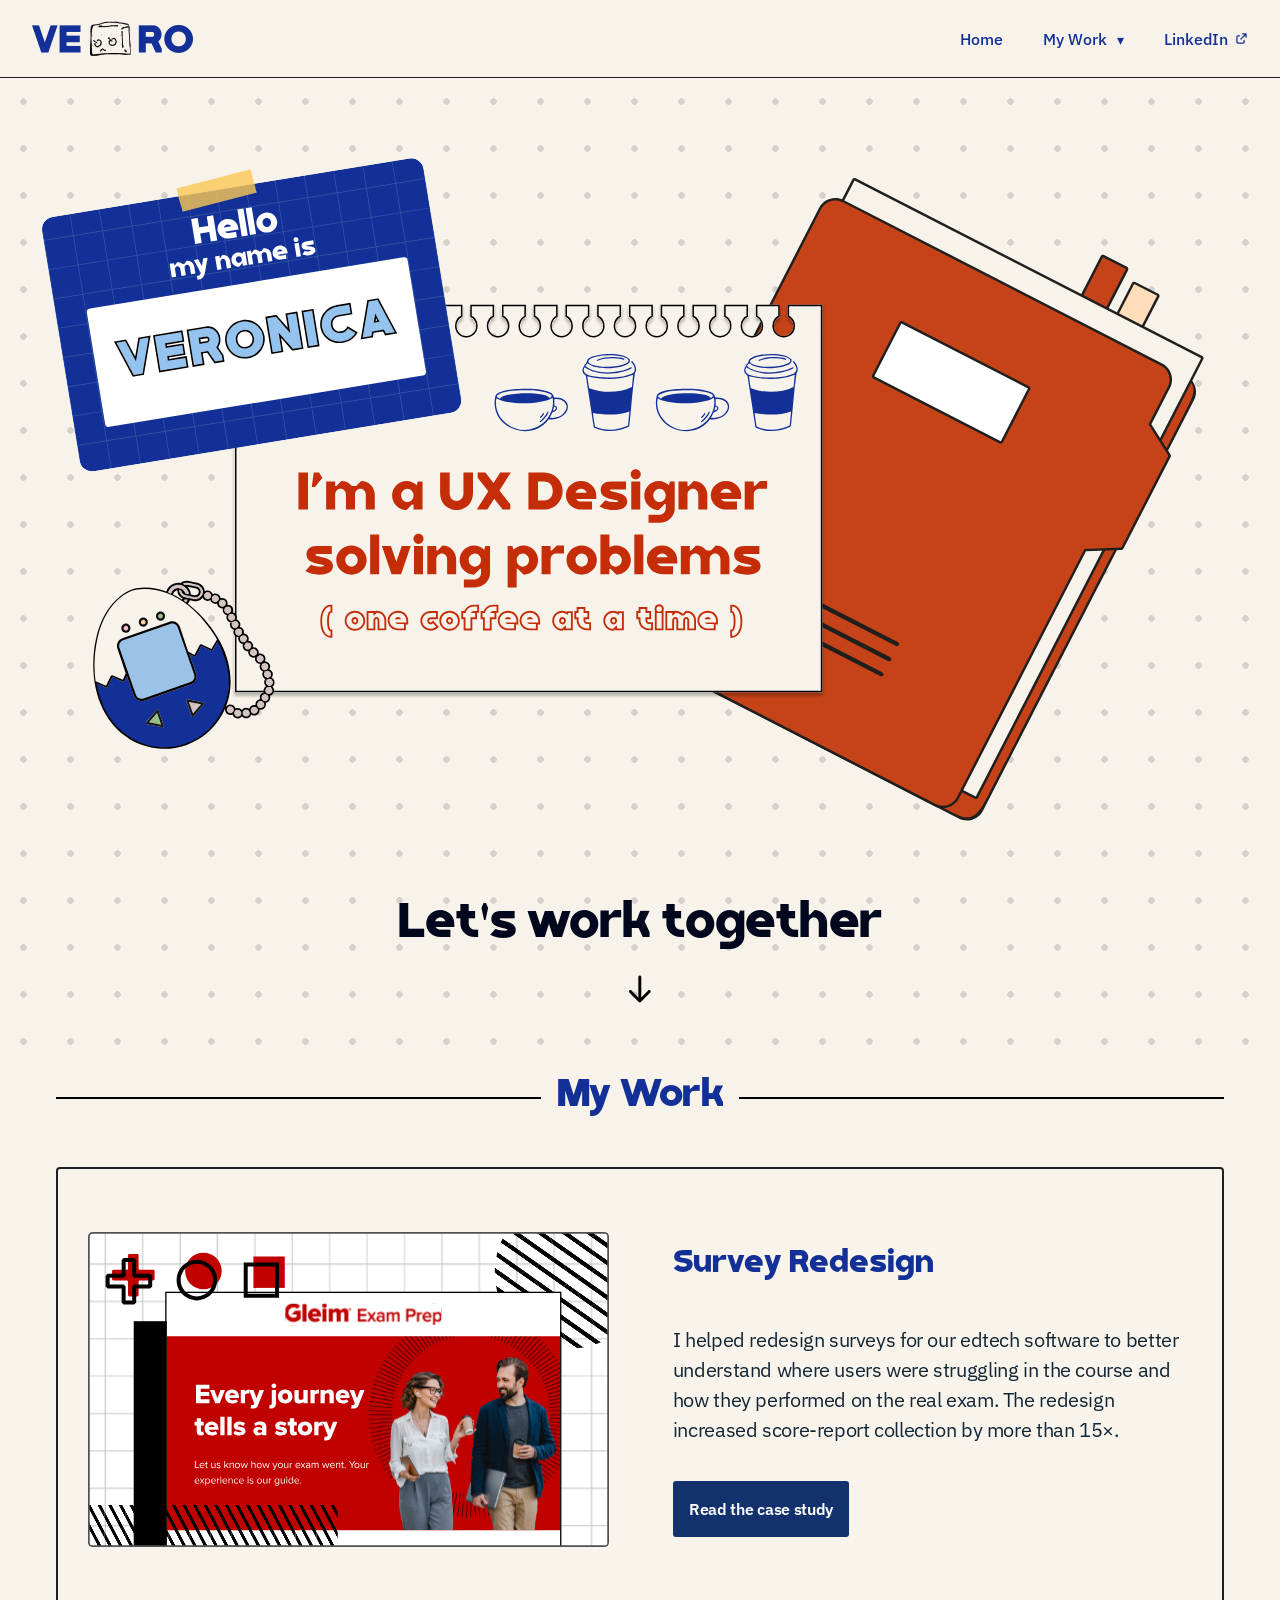
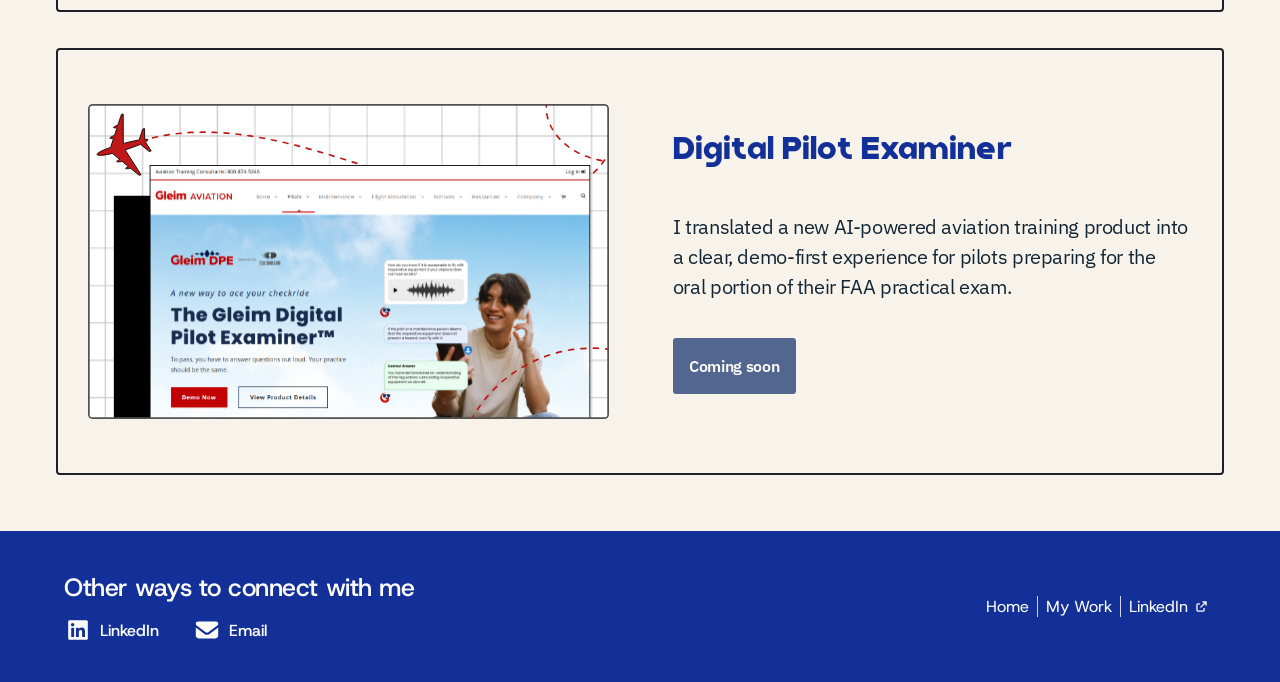
<file: index.html>
<!DOCTYPE html>
<html lang="en">

<head>
    <meta charset="UTF-8" />
    <meta name="viewport" content="width=device-width, initial-scale=1.0" />
    <meta name="description"
        content="Veronica Rodriguez is a UX designer creating thoughtful, outcome-focused digital experiences." />
    <title>Veronica Rodriguez — UX Designer</title>

    <link rel="preconnect" href="https://fonts.googleapis.com">
    <link rel="preconnect" href="https://fonts.gstatic.com" crossorigin>
    <link
        href="https://fonts.googleapis.com/css2?family=Host+Grotesk:wght@400;500&family=IBM+Plex+Sans:ital,wght@0,400;0,500;0,600;0,700&display=swap"
        rel="stylesheet">
    <link rel="stylesheet" href="styles.css" />
</head>

<body class="home-page">
    <div id="header"></div>

    <main>
        <section class="hero" aria-labelledby="hero-heading">
            <h1 id="hero-heading" class="hero-a11y-title">
                I'm a <em>UX Designer</em> solving problems one coffee at a time! My name is Veronica.
                <span>Let's work together.</span>
            </h1>

            <div class="hero-scene" aria-hidden="true">
                <div class="hero-composed-wrap">
                    <img class="hero-composed" src="assets/hero/hero-composed.svg" alt="" width="1575" height="927" />
                </div>
            </div>

            <p class="hero-cta" aria-hidden="true">
                Let's work together
                <img class="hero-cta-arrow" src="assets/hero/arrow-down.svg" alt="" />
            </p>
        </section>

        <section class="work" id="work" aria-labelledby="work-heading">
            <div class="section-heading">
                <span aria-hidden="true"></span>
                <h2 id="work-heading">My Work</h2>
                <span aria-hidden="true"></span>
            </div>

            <div class="project-list">
                <article class="project-card project-card--survey">
                    <div class="project-visual" aria-hidden="true">
                        <img src="assets/hero/survey-thumbnail.svg" alt="" />
                    </div>
                    <div class="project-copy">
                        <div class="project-title-row">
                            <h3>Survey Redesign</h3>
                        </div>
                        <p>
                            I helped redesign surveys for our edtech software to better understand where users were
                            struggling in the course and how they performed on the real exam. The redesign increased
                            score-report collection by more than 15×.
                        </p>
                        <a class="project-button" href="surveys.html">Read the case study</a>
                    </div>
                </article>

                <article class="project-card project-card--pilot">
                    <div class="project-visual">
                        <img src="assets/hero/dpe-thumbnail.svg"
                            alt="Gleim Digital Pilot Examiner launch-page design" />
                    </div>
                    <div class="project-copy">
                        <div class="project-title-row">
                            <h3>Digital Pilot Examiner</h3>
                        </div>
                        <p>
                            I translated a new AI-powered aviation training product into a clear, demo-first experience
                            for pilots preparing for the oral portion of their FAA practical exam.
                        </p>
                        <span class="project-button project-button--disabled" aria-disabled="true">Coming soon</span>
                    </div>
                </article>
            </div>
        </section>
    </main>

    <div id="footer"></div>

    <script>
        document.addEventListener("DOMContentLoaded", async function () {
            const [header, footer] = await Promise.all([
                fetch("partials/header.html"),
                fetch("partials/footer.html")
            ]);

            document.getElementById("header").innerHTML = await header.text();
            document.getElementById("footer").innerHTML = await footer.text();

            document.querySelectorAll(".site-nav-menu").forEach((menu) => {
                let hideTimer;
                const trigger = menu.querySelector(".site-nav-trigger");

                const show = () => {
                    clearTimeout(hideTimer);
                    menu.classList.add("is-open");
                    if (trigger) trigger.setAttribute("aria-expanded", "true");
                };

                const hide = () => {
                    hideTimer = setTimeout(() => {
                        menu.classList.remove("is-open");
                        if (trigger) trigger.setAttribute("aria-expanded", "false");
                    }, 180);
                };

                menu.addEventListener("mouseenter", show);
                menu.addEventListener("mouseleave", hide);
                menu.addEventListener("focusin", show);
                menu.addEventListener("focusout", (event) => {
                    if (!menu.contains(event.relatedTarget)) {
                        hide();
                    }
                });
            });
        });
    </script>
</body>

</html>
</file>
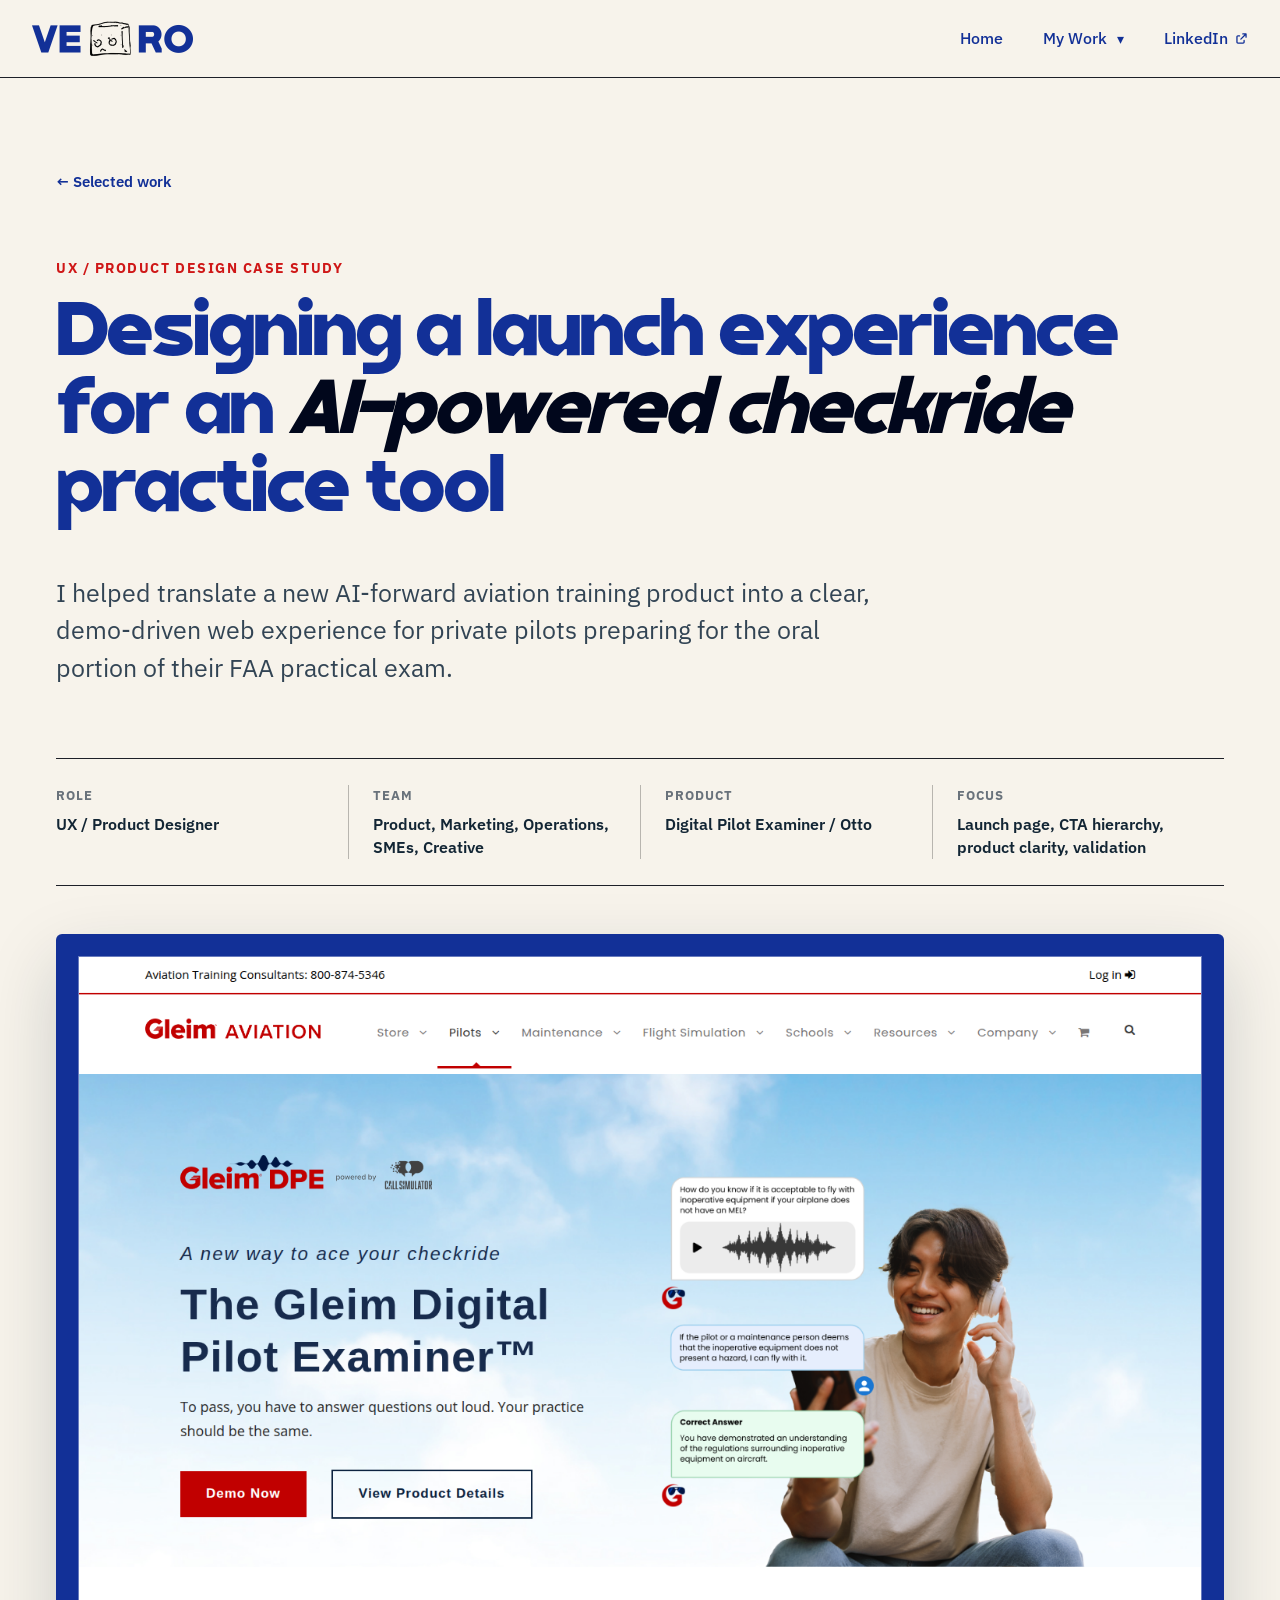
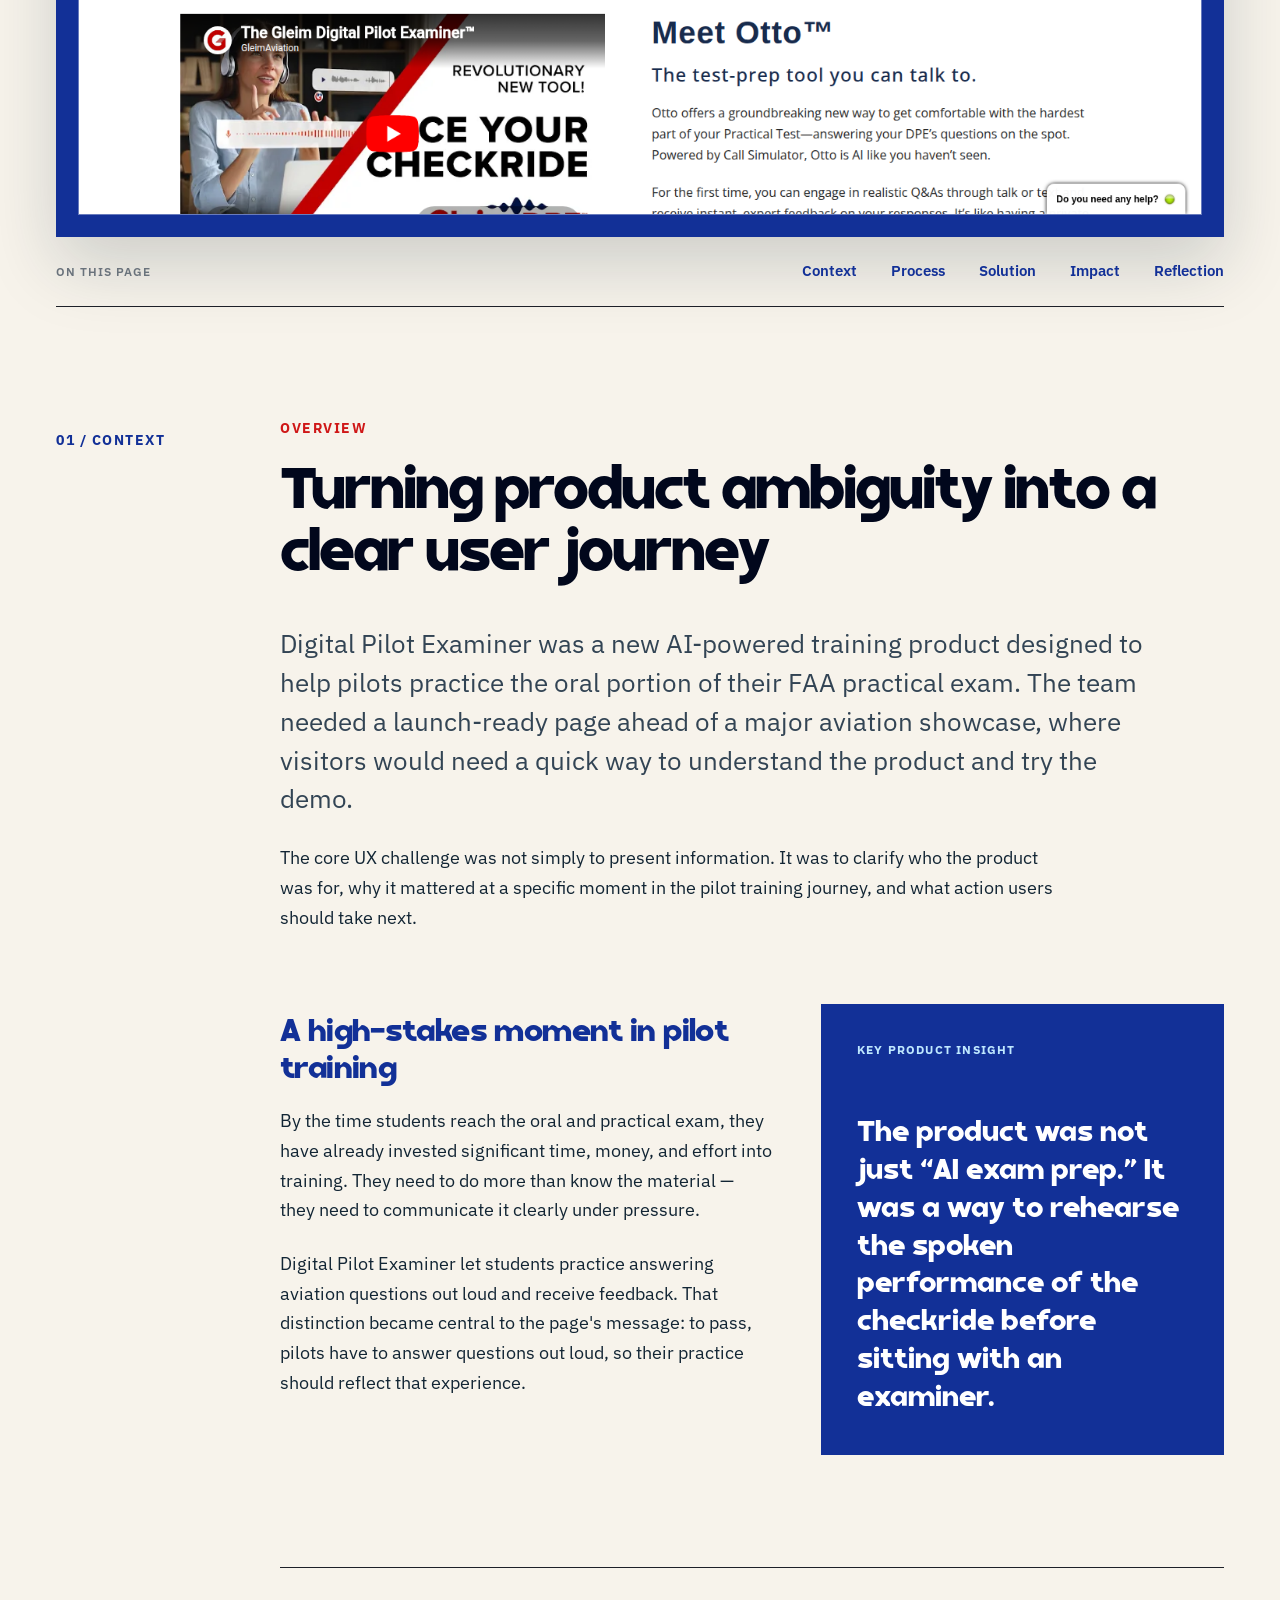
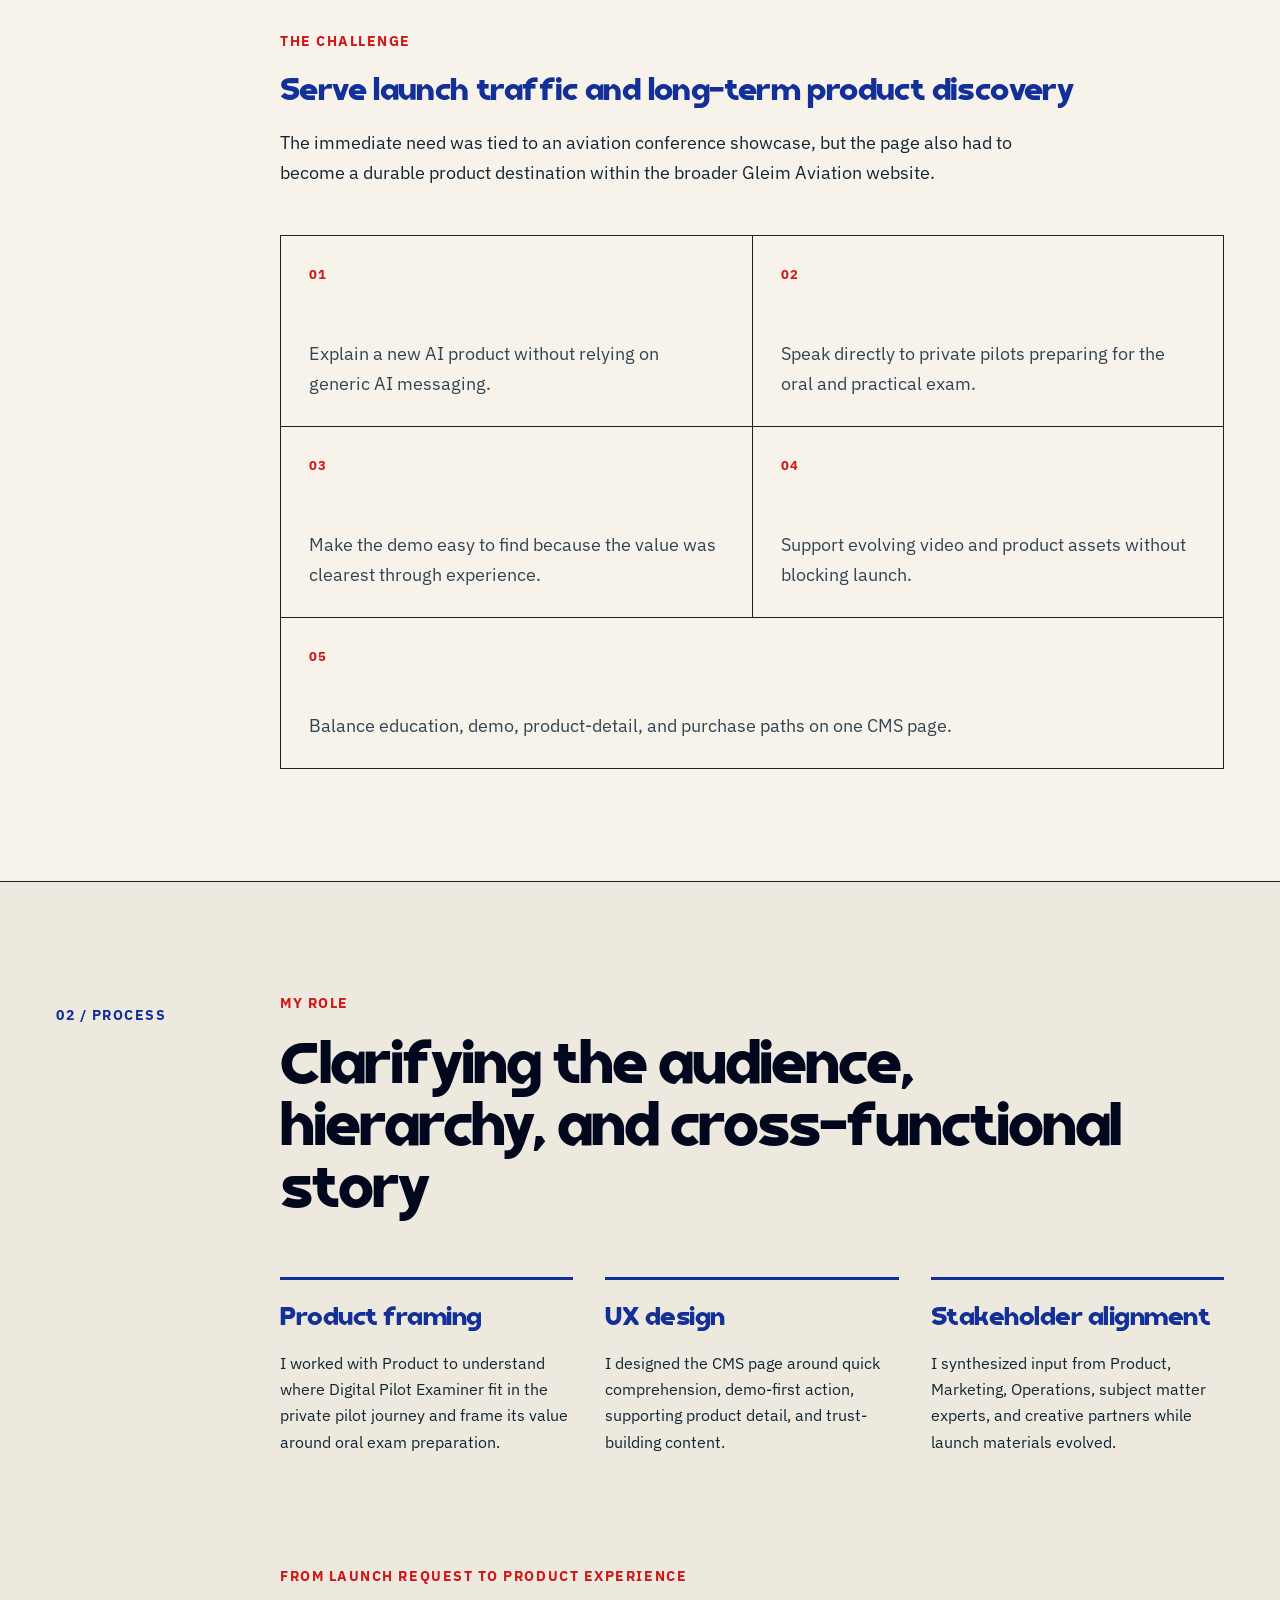
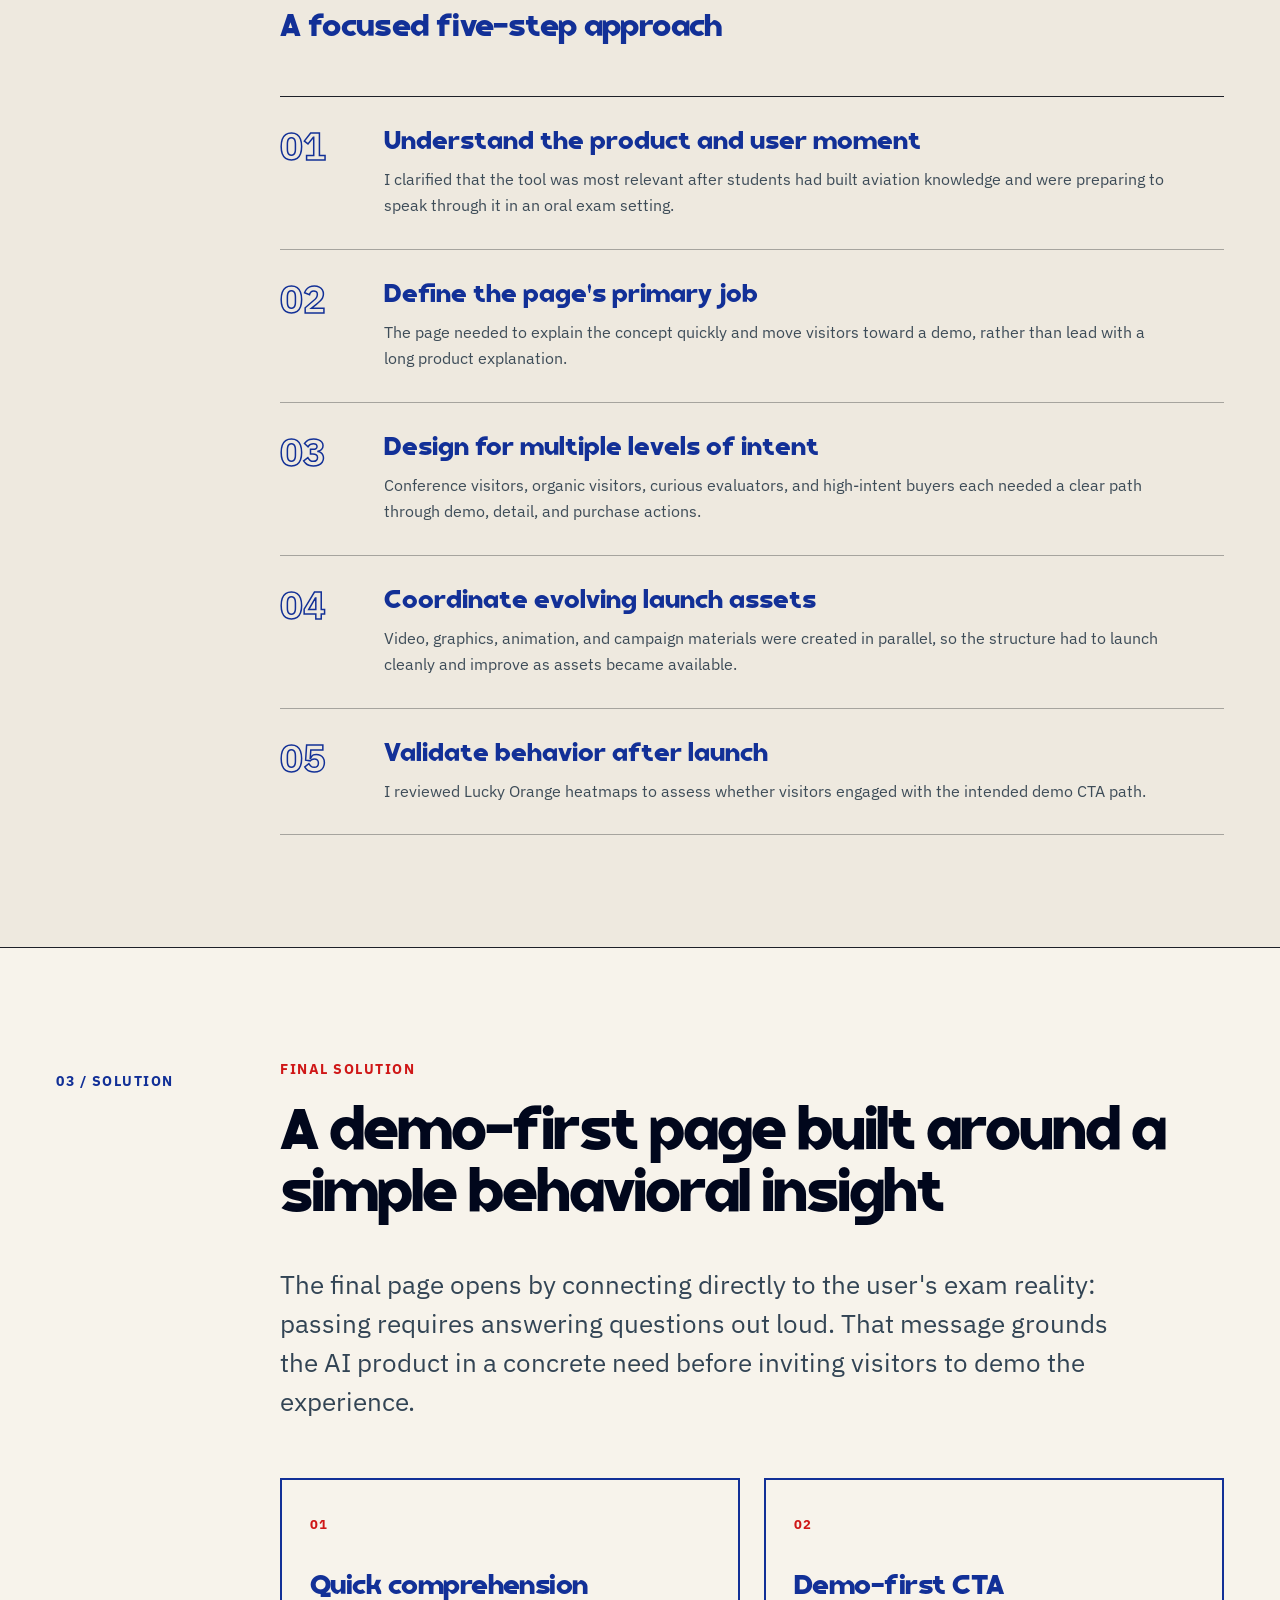
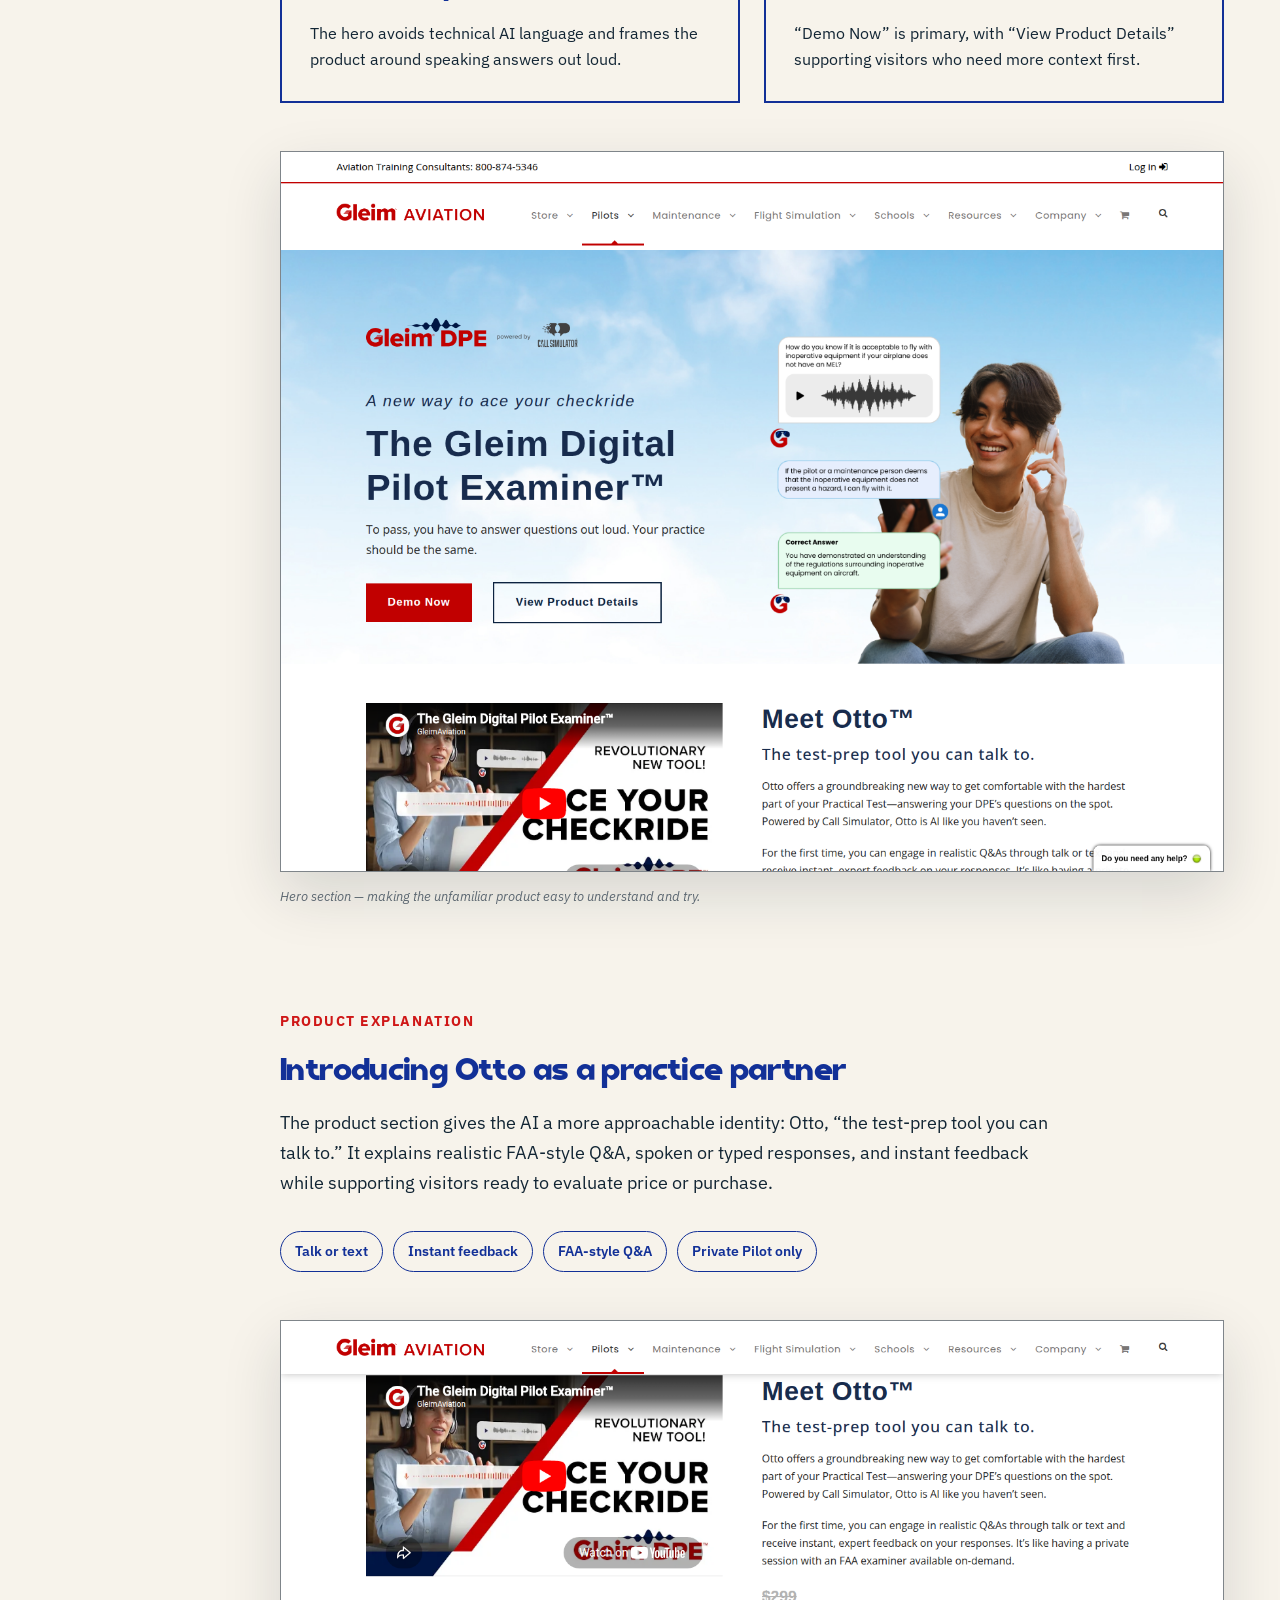
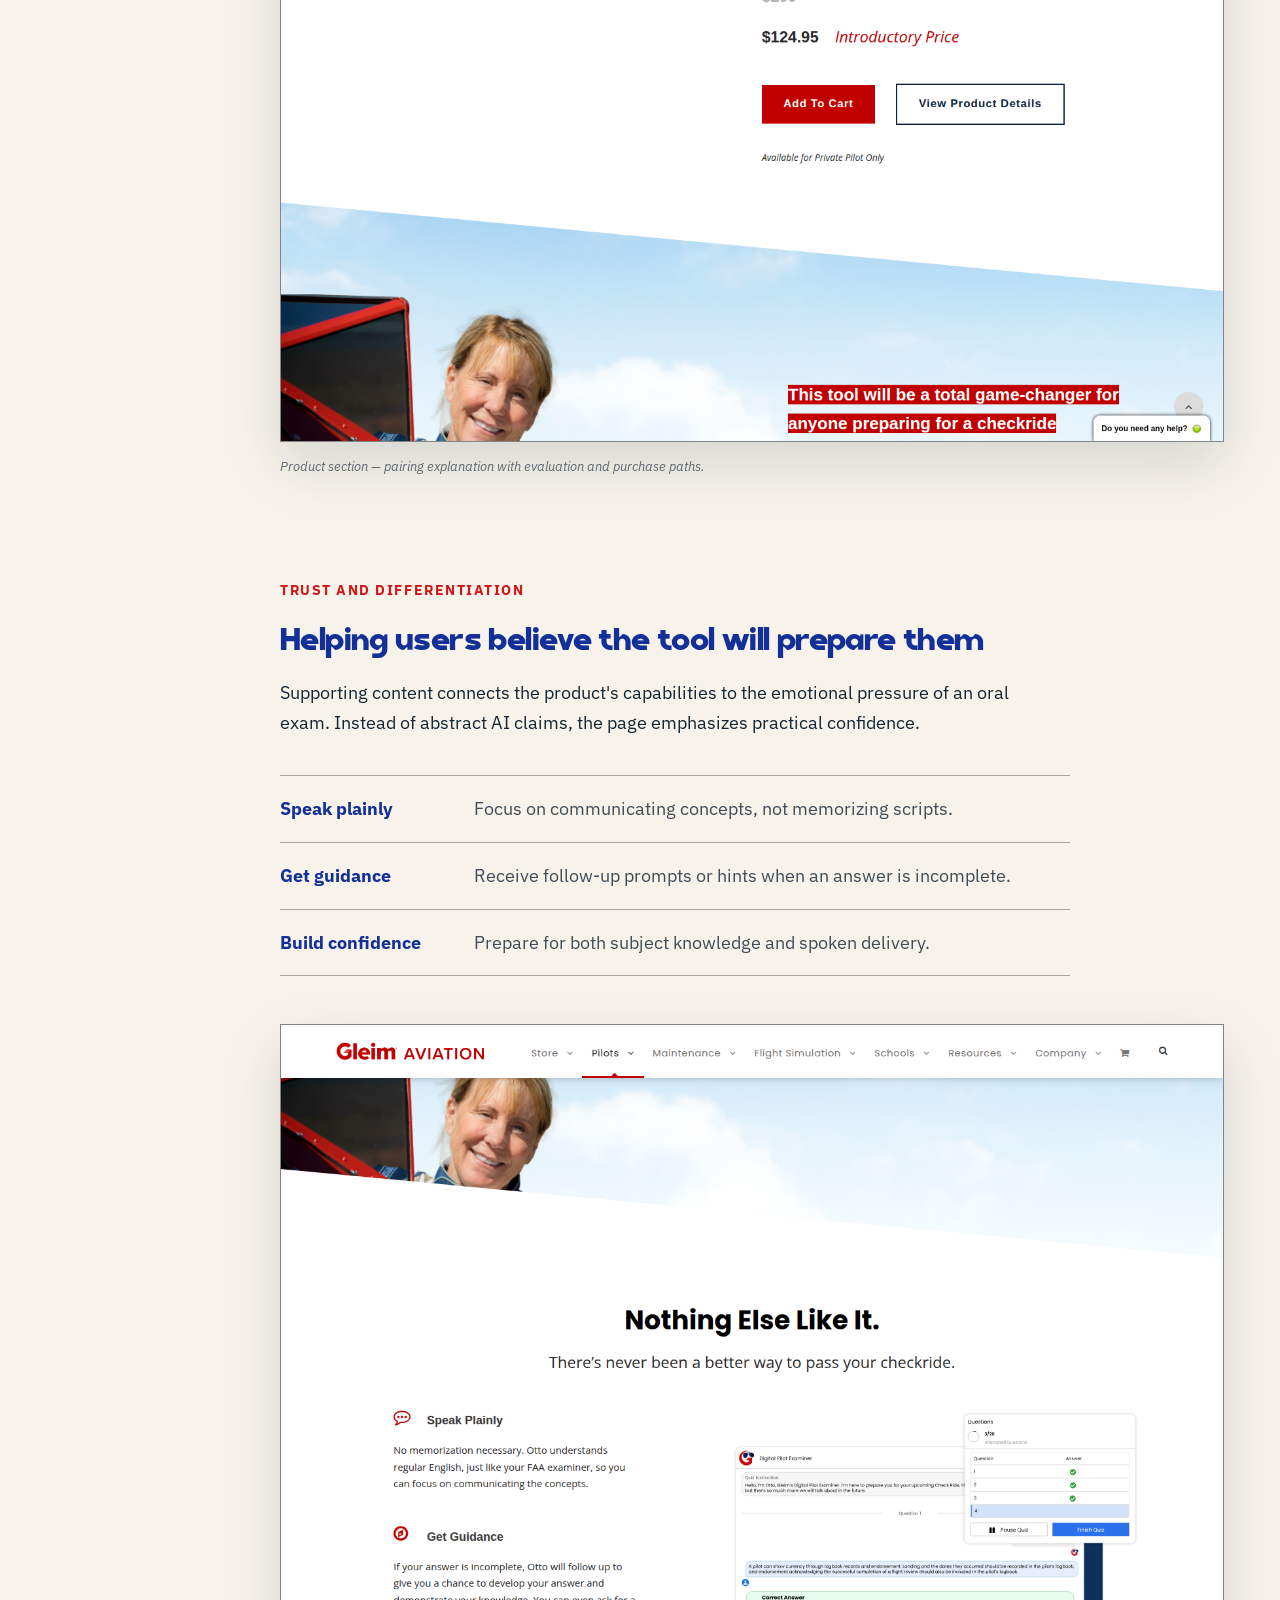
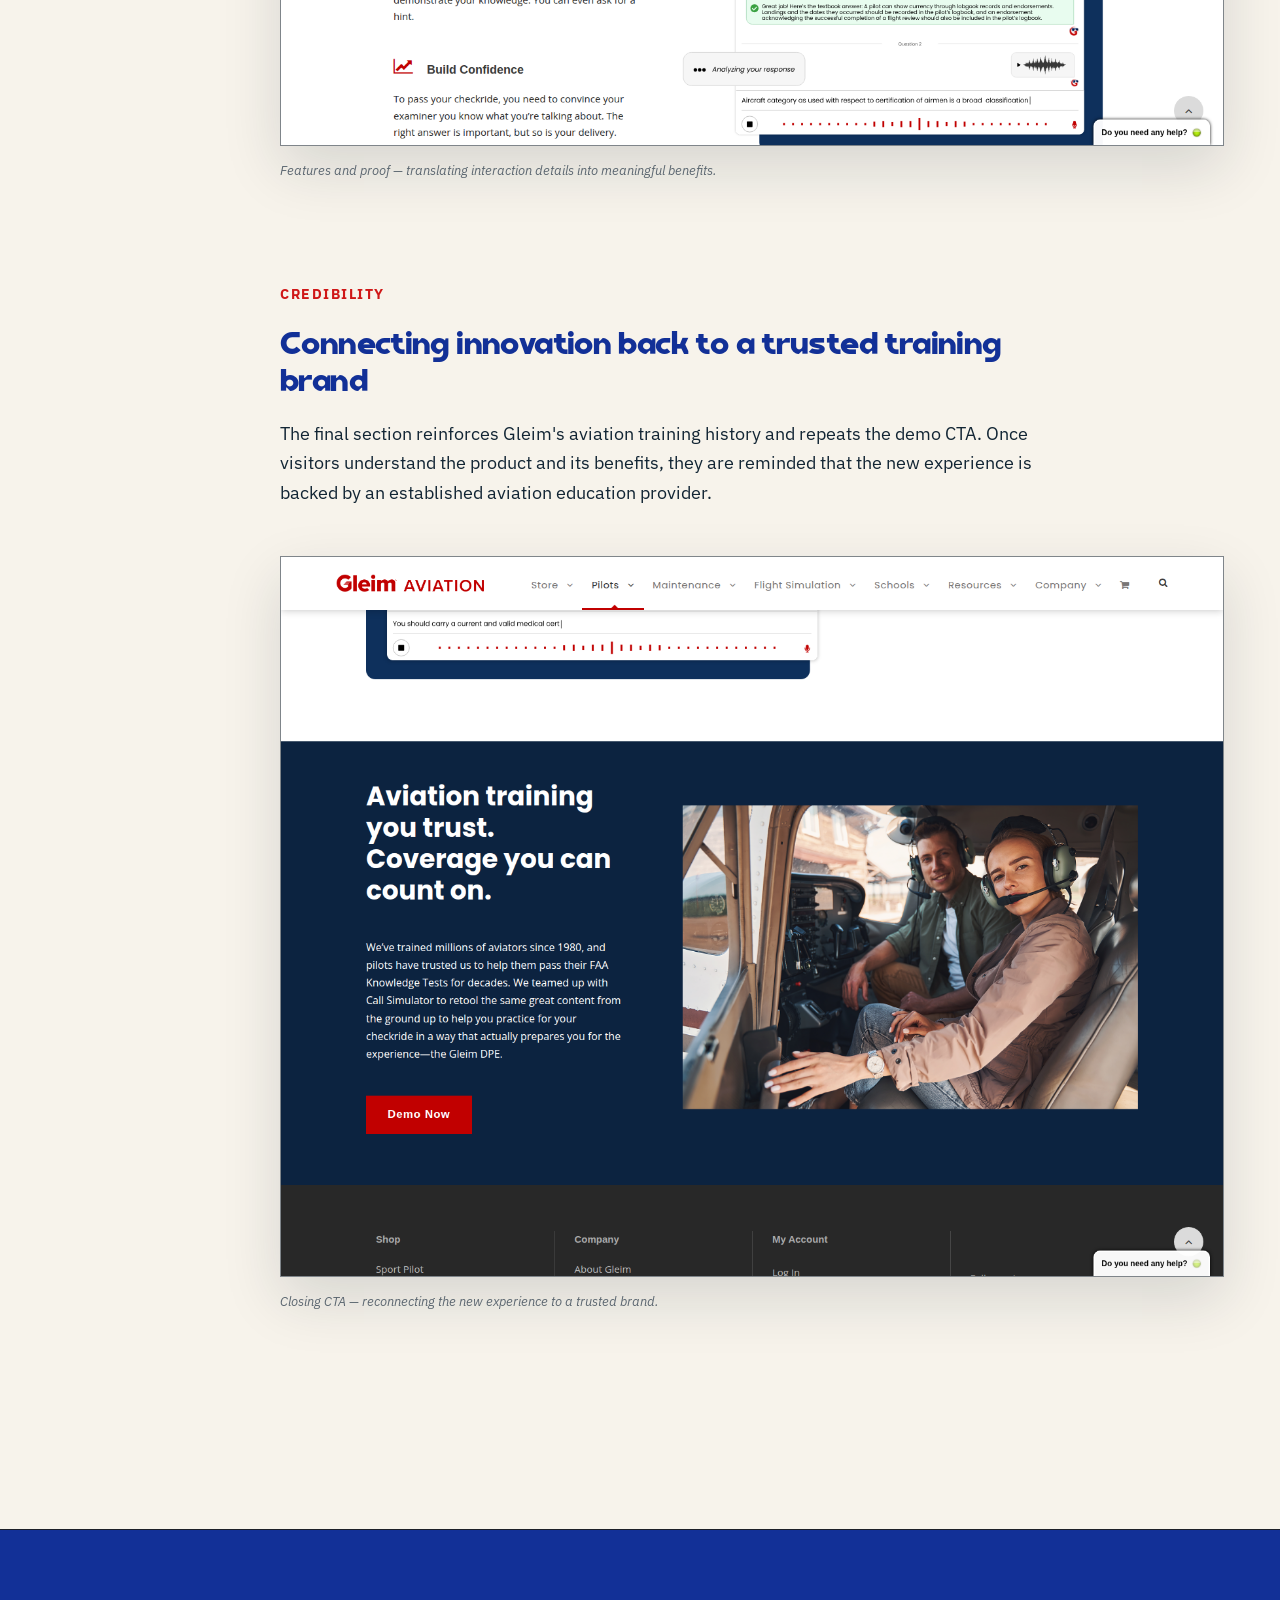
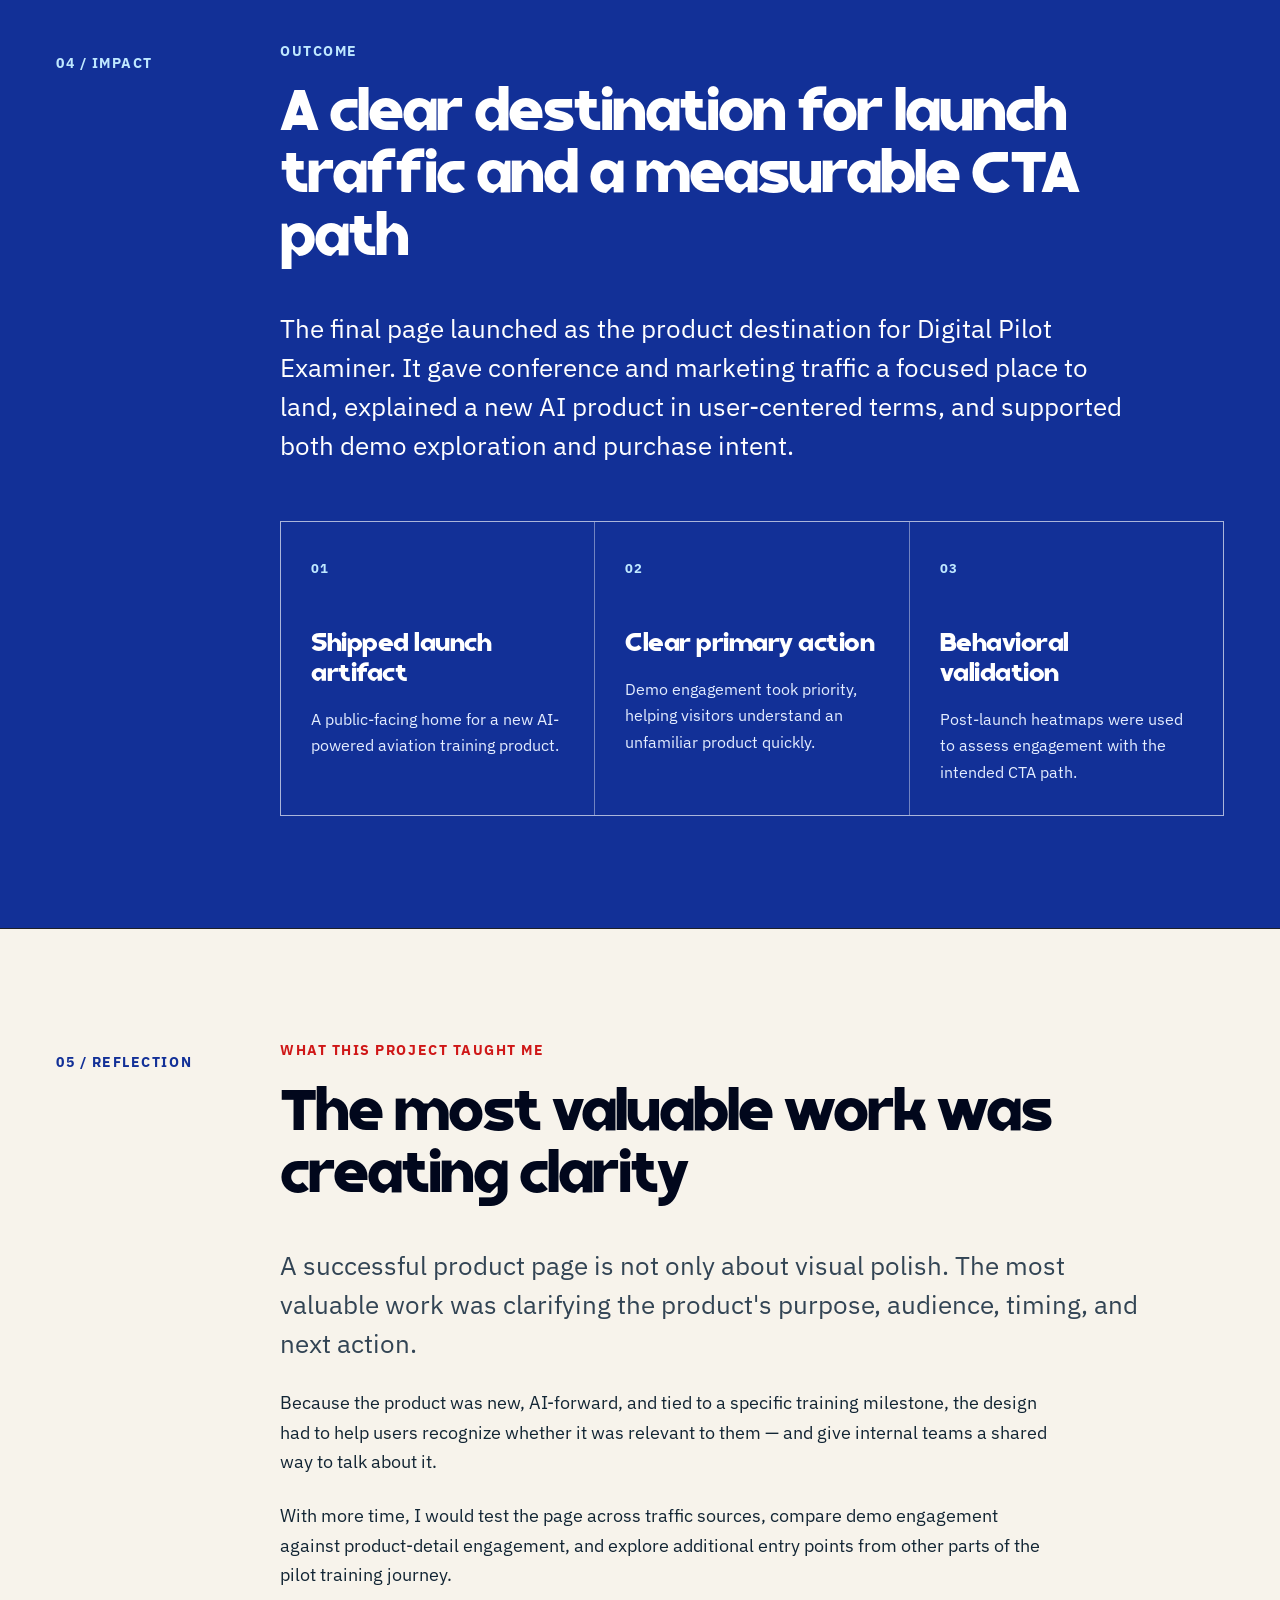
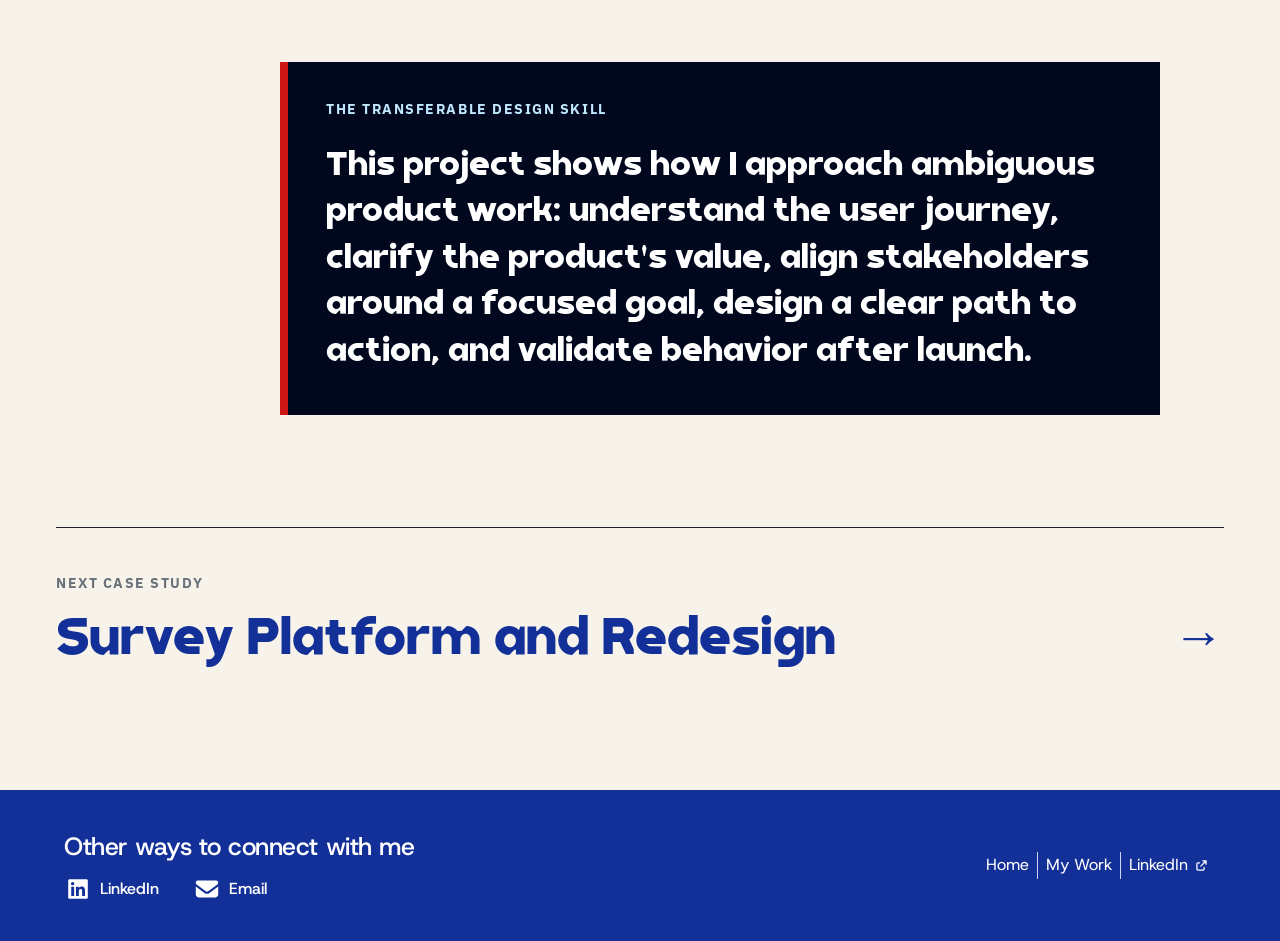
<file: digital-pilot-examiner.html>
<!DOCTYPE html>
<html lang="en">

<head>
    <meta charset="UTF-8" />
    <meta name="viewport" content="width=device-width, initial-scale=1.0" />
    <meta name="description"
        content="How Veronica Rodriguez designed a clear, demo-first launch experience for an AI-powered aviation training product." />
    <title>Digital Pilot Examiner Case Study — Veronica Rodriguez</title>

    <link rel="preconnect" href="https://fonts.googleapis.com">
    <link rel="preconnect" href="https://fonts.gstatic.com" crossorigin>
    <link
        href="https://fonts.googleapis.com/css2?family=Host+Grotesk:wght@400;500&family=IBM+Plex+Sans:ital,wght@0,400;0,500;0,600;0,700;1,400&display=swap"
        rel="stylesheet">
    <link rel="stylesheet" href="styles.css" />
</head>

<body class="case-study-page">
    <a class="skip-link" href="#case-study">Skip to case study</a>
    <div id="header"></div>

    <main id="case-study">
        <header class="case-hero">
            <div class="case-hero__copy">
                <a class="back-link" href="index.html#work">← Selected work</a>
                <p class="case-eyebrow">UX / Product Design Case Study</p>
                <h1>Designing a launch experience for an <em>AI-powered checkride</em> practice tool</h1>
                <p class="case-deck">
                    I helped translate a new AI-forward aviation training product into a clear, demo-driven web
                    experience for private pilots preparing for the oral portion of their FAA practical exam.
                </p>
            </div>

            <dl class="case-facts" aria-label="Project details">
                <div>
                    <dt>Role</dt>
                    <dd>UX / Product Designer</dd>
                </div>
                <div>
                    <dt>Team</dt>
                    <dd>Product, Marketing, Operations, SMEs, Creative</dd>
                </div>
                <div>
                    <dt>Product</dt>
                    <dd>Digital Pilot Examiner / Otto</dd>
                </div>
                <div>
                    <dt>Focus</dt>
                    <dd>Launch page, CTA hierarchy, product clarity, validation</dd>
                </div>
            </dl>

            <figure class="case-hero__visual">
                <img src="assets/digital-pilot-examiner.png"
                    alt="The completed Digital Pilot Examiner launch page with its demo-first hero and an introduction to Otto" />
            </figure>
        </header>

        <nav class="case-jumpnav" aria-label="Case study sections">
            <span>On this page</span>
            <a href="#context">Context</a>
            <a href="#process">Process</a>
            <a href="#solution">Solution</a>
            <a href="#impact">Impact</a>
            <a href="#reflection">Reflection</a>
        </nav>

        <article>
            <section class="case-section" id="context">
                <div class="case-section__label">
                    <p>01 / Context</p>
                </div>
                <div class="case-section__body">
                    <p class="section-kicker">Overview</p>
                    <h2>Turning product ambiguity into a clear user journey</h2>
                    <p class="case-lead">
                        Digital Pilot Examiner was a new AI-powered training product designed to help pilots practice
                        the oral portion of their FAA practical exam. The team needed a launch-ready page ahead of a
                        major aviation showcase, where visitors would need a quick way to understand the product and
                        try the demo.
                    </p>
                    <p>
                        The core UX challenge was not simply to present information. It was to clarify who the product
                        was for, why it mattered at a specific moment in the pilot training journey, and what action
                        users should take next.
                    </p>

                    <div class="context-split">
                        <div>
                            <h3>A high-stakes moment in pilot training</h3>
                            <p>
                                By the time students reach the oral and practical exam, they have already invested
                                significant time, money, and effort into training. They need to do more than know the
                                material — they need to communicate it clearly under pressure.
                            </p>
                            <p>
                                Digital Pilot Examiner let students practice answering aviation questions out loud and
                                receive feedback. That distinction became central to the page's message: to pass,
                                pilots have to answer questions out loud, so their practice should reflect that
                                experience.
                            </p>
                        </div>
                        <aside class="insight-card">
                            <p class="insight-card__label">Key product insight</p>
                            <p>The product was not just “AI exam prep.” It was a way to rehearse the spoken performance
                                of the checkride before sitting with an examiner.</p>
                        </aside>
                    </div>

                    <div class="challenge-block">
                        <p class="section-kicker">The challenge</p>
                        <h3>Serve launch traffic and long-term product discovery</h3>
                        <p>
                            The immediate need was tied to an aviation conference showcase, but the page also had to
                            become a durable product destination within the broader Gleim Aviation website.
                        </p>
                        <ul class="constraint-grid">
                            <li><span>01</span>Explain a new AI product without relying on generic AI messaging.</li>
                            <li><span>02</span>Speak directly to private pilots preparing for the oral and practical
                                exam.</li>
                            <li><span>03</span>Make the demo easy to find because the value was clearest through
                                experience.</li>
                            <li><span>04</span>Support evolving video and product assets without blocking launch.</li>
                            <li><span>05</span>Balance education, demo, product-detail, and purchase paths on one CMS
                                page.</li>
                        </ul>
                    </div>
                </div>
            </section>

            <section class="case-section case-section--tinted" id="process">
                <div class="case-section__label">
                    <p>02 / Process</p>
                </div>
                <div class="case-section__body">
                    <p class="section-kicker">My role</p>
                    <h2>Clarifying the audience, hierarchy, and cross-functional story</h2>

                    <div class="role-grid">
                        <div>
                            <h3>Product framing</h3>
                            <p>I worked with Product to understand where Digital Pilot Examiner fit in the private
                                pilot journey and frame its value around oral exam preparation.</p>
                        </div>
                        <div>
                            <h3>UX design</h3>
                            <p>I designed the CMS page around quick comprehension, demo-first action, supporting
                                product detail, and trust-building content.</p>
                        </div>
                        <div>
                            <h3>Stakeholder alignment</h3>
                            <p>I synthesized input from Product, Marketing, Operations, subject matter experts, and
                                creative partners while launch materials evolved.</p>
                        </div>
                    </div>

                    <div class="process-heading">
                        <p class="section-kicker">From launch request to product experience</p>
                        <h3>A focused five-step approach</h3>
                    </div>

                    <ol class="process-list">
                        <li>
                            <div class="process-list__number">01</div>
                            <div>
                                <h4>Understand the product and user moment</h4>
                                <p>I clarified that the tool was most relevant after students had built aviation
                                    knowledge and were preparing to speak through it in an oral exam setting.</p>
                            </div>
                        </li>
                        <li>
                            <div class="process-list__number">02</div>
                            <div>
                                <h4>Define the page's primary job</h4>
                                <p>The page needed to explain the concept quickly and move visitors toward a demo,
                                    rather than lead with a long product explanation.</p>
                            </div>
                        </li>
                        <li>
                            <div class="process-list__number">03</div>
                            <div>
                                <h4>Design for multiple levels of intent</h4>
                                <p>Conference visitors, organic visitors, curious evaluators, and high-intent buyers
                                    each needed a clear path through demo, detail, and purchase actions.</p>
                            </div>
                        </li>
                        <li>
                            <div class="process-list__number">04</div>
                            <div>
                                <h4>Coordinate evolving launch assets</h4>
                                <p>Video, graphics, animation, and campaign materials were created in parallel, so the
                                    structure had to launch cleanly and improve as assets became available.</p>
                            </div>
                        </li>
                        <li>
                            <div class="process-list__number">05</div>
                            <div>
                                <h4>Validate behavior after launch</h4>
                                <p>I reviewed Lucky Orange heatmaps to assess whether visitors engaged with the
                                    intended demo CTA path.</p>
                            </div>
                        </li>
                    </ol>
                </div>
            </section>

            <section class="case-section" id="solution">
                <div class="case-section__label">
                    <p>03 / Solution</p>
                </div>
                <div class="case-section__body">
                    <p class="section-kicker">Final solution</p>
                    <h2>A demo-first page built around a simple behavioral insight</h2>
                    <p class="case-lead">
                        The final page opens by connecting directly to the user's exam reality: passing requires
                        answering questions out loud. That message grounds the AI product in a concrete need before
                        inviting visitors to demo the experience.
                    </p>

                    <div class="solution-principles">
                        <div>
                            <span>01</span>
                            <h3>Quick comprehension</h3>
                            <p>The hero avoids technical AI language and frames the product around speaking answers out
                                loud.</p>
                        </div>
                        <div>
                            <span>02</span>
                            <h3>Demo-first CTA</h3>
                            <p>“Demo Now” is primary, with “View Product Details” supporting visitors who need more
                                context first.</p>
                        </div>
                    </div>

                    <figure class="browser-shot">
                        <img src="assets/digital-pilot-examiner.png"
                            alt="Digital Pilot Examiner hero centered on spoken checkride practice, with Demo Now and View Product Details actions" />
                        <figcaption>Hero section — making the unfamiliar product easy to understand and try.</figcaption>
                    </figure>

                    <div class="solution-copy">
                        <p class="section-kicker">Product explanation</p>
                        <h3>Introducing Otto as a practice partner</h3>
                        <p>
                            The product section gives the AI a more approachable identity: Otto, “the test-prep tool
                            you can talk to.” It explains realistic FAA-style Q&amp;A, spoken or typed responses, and
                            instant feedback while supporting visitors ready to evaluate price or purchase.
                        </p>
                        <ul class="tag-list" aria-label="Product capabilities">
                            <li>Talk or text</li>
                            <li>Instant feedback</li>
                            <li>FAA-style Q&amp;A</li>
                            <li>Private Pilot only</li>
                        </ul>
                    </div>

                    <figure class="browser-shot">
                        <img src="assets/dpe-meet-otto.png"
                            alt="Meet Otto section combining a demo video, concise product explanation, pricing, and conversion actions"
                            loading="lazy" />
                        <figcaption>Product section — pairing explanation with evaluation and purchase paths.</figcaption>
                    </figure>

                    <div class="solution-copy">
                        <p class="section-kicker">Trust and differentiation</p>
                        <h3>Helping users believe the tool will prepare them</h3>
                        <p>
                            Supporting content connects the product's capabilities to the emotional pressure of an
                            oral exam. Instead of abstract AI claims, the page emphasizes practical confidence.
                        </p>
                        <ul class="benefit-list">
                            <li><strong>Speak plainly</strong><span>Focus on communicating concepts, not memorizing
                                    scripts.</span></li>
                            <li><strong>Get guidance</strong><span>Receive follow-up prompts or hints when an answer is
                                    incomplete.</span></li>
                            <li><strong>Build confidence</strong><span>Prepare for both subject knowledge and spoken
                                    delivery.</span></li>
                        </ul>
                    </div>

                    <figure class="browser-shot">
                        <img src="assets/dpe-features-proof.png"
                            alt="Benefits section pairing confidence-building messages with examples of typed and spoken product interactions"
                            loading="lazy" />
                        <figcaption>Features and proof — translating interaction details into meaningful benefits.</figcaption>
                    </figure>

                    <div class="solution-copy">
                        <p class="section-kicker">Credibility</p>
                        <h3>Connecting innovation back to a trusted training brand</h3>
                        <p>
                            The final section reinforces Gleim's aviation training history and repeats the demo CTA.
                            Once visitors understand the product and its benefits, they are reminded that the new
                            experience is backed by an established aviation education provider.
                        </p>
                    </div>

                    <figure class="browser-shot">
                        <img src="assets/dpe-credibility-cta.png"
                            alt="Dark blue credibility section connecting the product to Gleim's aviation training history and repeating the Demo Now action"
                            loading="lazy" />
                        <figcaption>Closing CTA — reconnecting the new experience to a trusted brand.</figcaption>
                    </figure>
                </div>
            </section>

            <section class="case-section outcome-section" id="impact">
                <div class="case-section__label">
                    <p>04 / Impact</p>
                </div>
                <div class="case-section__body">
                    <p class="section-kicker">Outcome</p>
                    <h2>A clear destination for launch traffic and a measurable CTA path</h2>
                    <p class="case-lead">
                        The final page launched as the product destination for Digital Pilot Examiner. It gave
                        conference and marketing traffic a focused place to land, explained a new AI product in
                        user-centered terms, and supported both demo exploration and purchase intent.
                    </p>

                    <div class="outcome-grid">
                        <div>
                            <span>01</span>
                            <h3>Shipped launch artifact</h3>
                            <p>A public-facing home for a new AI-powered aviation training product.</p>
                        </div>
                        <div>
                            <span>02</span>
                            <h3>Clear primary action</h3>
                            <p>Demo engagement took priority, helping visitors understand an unfamiliar product
                                quickly.</p>
                        </div>
                        <div>
                            <span>03</span>
                            <h3>Behavioral validation</h3>
                            <p>Post-launch heatmaps were used to assess engagement with the intended CTA path.</p>
                        </div>
                    </div>
                </div>
            </section>

            <section class="case-section reflection-section" id="reflection">
                <div class="case-section__label">
                    <p>05 / Reflection</p>
                </div>
                <div class="case-section__body">
                    <p class="section-kicker">What this project taught me</p>
                    <h2>The most valuable work was creating clarity</h2>
                    <p class="case-lead">
                        A successful product page is not only about visual polish. The most valuable work was clarifying
                        the product's purpose, audience, timing, and next action.
                    </p>
                    <p>
                        Because the product was new, AI-forward, and tied to a specific training milestone, the design
                        had to help users recognize whether it was relevant to them — and give internal teams a shared
                        way to talk about it.
                    </p>
                    <p>
                        With more time, I would test the page across traffic sources, compare demo engagement against
                        product-detail engagement, and explore additional entry points from other parts of the pilot
                        training journey.
                    </p>

                    <blockquote class="transferable-skill">
                        <p class="section-kicker">The transferable design skill</p>
                        <p>This project shows how I approach ambiguous product work: understand the user journey,
                            clarify the product's value, align stakeholders around a focused goal, design a clear path
                            to action, and validate behavior after launch.</p>
                    </blockquote>
                </div>
            </section>
        </article>

        <aside class="next-project" aria-labelledby="next-project-title">
            <p>Next case study</p>
            <a href="surveys.html" id="next-project-title">
                <span>Survey Platform and Redesign</span>
                <span aria-hidden="true">→</span>
            </a>
        </aside>
    </main>

    <div id="footer"></div>

    <script>
        document.addEventListener("DOMContentLoaded", async function () {
            const [header, footer] = await Promise.all([
                fetch("partials/header.html"),
                fetch("partials/footer.html")
            ]);

            document.getElementById("header").innerHTML = await header.text();
            document.getElementById("footer").innerHTML = await footer.text();
        });
    </script>
</body>

</html>
</file>
<file: styles.css>
@font-face {
    font-family: "Blinko";
    src: url("assets/fonts/blinko-regular.otf") format("opentype");
    font-style: normal;
    font-weight: 400;
    font-display: swap;
}

@font-face {
    font-family: "Blinko Outline";
    src: url("assets/fonts/blinko-outline.otf") format("opentype");
    font-style: normal;
    font-weight: 400;
    font-display: swap;
}

@font-face {
    font-family: "Blinko Thin";
    src: url("assets/fonts/blinko-thin.otf") format("opentype");
    font-style: normal;
    font-weight: 400;
    font-display: swap;
}

:root {
    --canvas: #f7f3eb;
    --card: #f8f4eb;
    --blue: #123097;
    --button: #13316c;
    --footer: #123097;
    --ink: #122534;
    --black: #01071c;
    --rule: #1d2028;

    --type-step--1: 0.8rem;
    --type-step-0: 1rem;
    --type-step-1: 1.25rem;
    --type-step-2: 1.5625rem;
    --type-step-3: 1.953125rem;
    --type-step-4: 2.44140625rem;
    --type-step-5: 3.0517578125rem;
    --type-step-6: 3.814697265625rem;
    --type-step-7: 4.76837158203125rem;
}

* {
    box-sizing: border-box;
}

html {
    scroll-behavior: smooth;
    font-synthesis-weight: none;
    font-size: 16px;
}

body {
    margin: 0;
    font-size: 1rem;
}

.home-page {
    min-width: 0;
    overflow-x: hidden;
    background: var(--canvas);
    color: var(--ink);
    font-family: "IBM Plex Sans", sans-serif;
}

a {
    color: inherit;
}

.site-header {
    position: relative;
    z-index: 20;
    height: 78px;
    min-height: 78px;
    padding: 20px max(32px, calc((100% - 1400px) / 2));
    border-bottom: 1px solid var(--rule);
    display: flex;
    align-items: center;
    justify-content: space-between;
    gap: 32px;
    background: var(--canvas);
}

.site-brand {
    display: block;
    width: 162px;
    height: 37px;
    flex: 0 0 auto;
}

.site-brand img {
    display: block;
    width: 100%;
    height: 100%;
    object-fit: contain;
}

.site-nav {
    width: auto;
    display: flex;
    align-items: center;
    gap: 40px;
    font-size: var(--type-step-0);
    font-weight: 500;
    color: var(--blue);
}

.site-nav-menu {
    position: relative;
    display: inline-flex;
    align-items: center;
}

.site-nav-menu::after {
    content: "";
    position: absolute;
    left: -12px;
    right: -12px;
    top: 100%;
    height: 20px;
}

.site-nav-trigger {
    display: inline-block;
    border: 0;
    padding: 0;
    background: transparent;
    color: var(--blue);
    font: inherit;
    font-weight: 500;
    cursor: pointer;
}

.site-nav-trigger::after {
    content: "▾";
    display: inline-block;
    margin-left: 6px;
    font-size: 0.9em;
}

.site-nav-submenu {
    position: absolute;
    top: calc(100% + 16px);
    left: 0;
    min-width: 220px;
    padding: 12px 0;
    border: 1px solid var(--rule);
    background: var(--canvas);
    box-shadow: 0 10px 20px rgba(1, 7, 28, 0.08);
    display: none;
    flex-direction: column;
    z-index: 30;
}

.site-nav-menu:hover .site-nav-submenu,
.site-nav-menu:focus-within .site-nav-submenu,
.site-nav-menu.is-open .site-nav-submenu {
    display: flex;
}

.site-nav-submenu a,
.site-nav-submenu .site-nav-item {
    display: block;
    padding: 10px 16px;
    color: var(--blue);
    text-decoration: none;
}

.site-nav-submenu a:hover,
.site-nav-submenu a:focus-visible {
    background: rgba(18, 48, 151, 0.06);
}

.site-nav-item--disabled {
    color: rgba(18, 32, 40, 0.45) !important;
    cursor: default;
    pointer-events: none;
}

.site-nav a,
.footer-nav a,
.contact-links a {
    text-decoration: none;
}

.site-nav a,
.footer-nav a {
    position: relative;
}

.site-nav a::after,
.footer-nav a::after {
    content: "";
    position: absolute;
    right: 0;
    bottom: -4px;
    left: 0;
    height: 1px;
    background: currentColor;
    transform: scaleX(0);
    transform-origin: right;
    transition: transform 180ms ease;
}

.site-nav a:hover::after,
.site-nav a:focus-visible::after,
.footer-nav a:hover::after,
.footer-nav a:focus-visible::after {
    transform: scaleX(1);
    transform-origin: left;
}

.site-nav-external {
    display: inline-flex;
    align-items: center;
    gap: 7px;
}

.site-nav-external svg {
    width: 13px;
    height: 13px;
    fill: currentColor;
}

[aria-disabled="true"] {
    cursor: default;
}

.hero {
    position: relative;
    width: 100%;
    min-height: 0;
    margin: 0 auto;
    padding: 64px 32px 0;
    background-image: radial-gradient(circle, rgba(29, 32, 40, 0.16) 3px, transparent 3.5px);
    background-size: 47px 47px;
}

.hero-a11y-title {
    position: absolute;
    width: 1px;
    height: 1px;
    margin: -1px;
    padding: 0;
    overflow: hidden;
    clip: rect(0, 0, 0, 0);
    white-space: nowrap;
    border: 0;
}

.hero-scene {
    width: min(100%, 1200px);
    margin: 0 auto;
}

.hero-composed-wrap {
    position: relative;
}

.hero-composed {
    display: block;
    width: 100%;
    height: auto;
}

.hero-cta {
    margin: 48px 0 0;
    padding-bottom: 56px;
    color: var(--black);
    font-family: "Blinko", "Arial Rounded MT Bold", sans-serif;
    font-size: clamp(2.5rem, 2.2vw + 1.3rem, 3.75rem);
    font-weight: 800;
    line-height: 1.2;
    letter-spacing: -0.019em;
    text-align: center;
}

.hero-cta-arrow {
    display: block;
    margin: 14px auto 0;
    width: 40px;
    height: auto;
}

.work {
    padding: 0 56px;
}

.section-heading {
    width: 100%;
    height: 65px;
    display: flex;
    align-items: center;
    justify-content: center;
    gap: 16px;
}

.section-heading h2 {
    margin: 0;
    color: var(--blue);
    font-family: "Blinko", "Arial Rounded MT Bold", sans-serif;
    font-size: var(--type-step-4);
    font-weight: 800;
    line-height: 1.5;
    letter-spacing: -0.019em;
    white-space: nowrap;
}

.section-heading span {
    height: 2px;
    flex: 1;
    background: #000000;
}

.project-list {
    max-width: 1400px;
    margin: 37px auto 0;
    display: grid;
    gap: 36px;
}

.project-card {
    max-width: 1400px;
    min-height: 427px;
    padding: 30px;
    border: 2px solid var(--rule);
    border-radius: 4px;
    display: grid;
    grid-template-columns: minmax(0, 601fr) minmax(0, 599fr);
    align-items: center;
    gap: 64px;
    background: transparent;
}

.project-card:first-child {
    min-height: 445px;
    padding-block: 38px;
    background: var(--card);
}

.project-visual {
    width: 100%;
    aspect-ratio: 601 / 363;
    overflow: hidden;
    border: 0;
    border-radius: 4px;
    background: var(--canvas);
}

.project-visual>img {
    display: block;
    width: 100%;
    height: 100%;
    object-fit: cover;
    border: 0;
}

.project-card--pilot .project-visual>img {
    object-position: top center;
}

.project-copy {
    min-width: 0;
    display: flex;
    flex-direction: column;
    align-items: flex-start;
    gap: 36px;
}

.project-title-row {
    width: 100%;
    display: flex;
    align-items: center;
    gap: 24px;
}

.project-copy h3 {
    margin: 0;
    color: var(--blue);
    font-family: "Blinko", "Arial Rounded MT Bold", sans-serif;
    font-size: var(--type-step-3);
    font-weight: 700;
    line-height: 1.5;
    letter-spacing: 0.001em;
}

.project-copy p {
    width: 100%;
    margin: 0;
    color: var(--ink);
    font-size: var(--type-step-1);
    line-height: 1.5;
    letter-spacing: -0.019em;
}

.project-button {
    display: inline-flex;
    align-items: center;
    justify-content: center;
    min-height: 56px;
    padding: 16px;
    border-radius: 3px;
    background: var(--button);
    color: white;
    font-size: 16px;
    font-weight: 600;
    line-height: 1.5;
    letter-spacing: -0.019em;
    text-decoration: none;
    transition: transform 160ms ease, background 160ms ease;
}

a.project-button:hover,
a.project-button:focus-visible {
    transform: translateY(-2px);
    background: var(--blue);
}

.project-button--disabled {
    opacity: 0.72;
}

.site-footer {
    min-height: 151px;
    margin-top: 56px;
    padding: 32px 64px;
    display: grid;
    grid-template-columns: 1fr 1fr;
    align-items: center;
    gap: 32px;
    background: var(--footer);
    color: white;
    font-family: "Host Grotesk", sans-serif;
}

.site-footer h2 {
    margin: 0;
    font-size: var(--type-step-2);
    font-weight: 500;
    line-height: 1.5;
    letter-spacing: -0.019em;
}

.footer-contact,
.footer-nav-group {
    display: flex;
    flex-direction: column;
    gap: 10px;
}

.contact-links {
    display: flex;
    align-items: center;
    gap: 34px;
}

.contact-links a {
    display: inline-flex;
    align-items: center;
    gap: 8px;
    font-size: var(--type-step-0);
    font-weight: 500;
}

.contact-links svg {
    width: 28px;
    height: 28px;
    fill: currentColor;
}

.footer-nav-group {
    align-items: flex-end;
    text-align: right;
}

.footer-nav {
    display: flex;
    align-items: center;
    font-size: var(--type-step-0);
}

.footer-nav a {
    padding: 0 8px;
    border-left: 1px solid rgba(255, 255, 255, 0.8);
}

.footer-nav a:first-child {
    border-left: 0;
}

@media (max-width: 960px) {
    .site-brand {
        width: 162px;
        height: 37px;
    }

    .site-nav {
        width: auto;
        justify-content: flex-start;
        gap: 28px;
    }

    .hero {
        padding: 48px 24px 0;
    }

    .hero-cta {
        margin-top: 40px;
        padding-bottom: 48px;
    }

    .work {
        padding-inline: 32px;
    }

    .project-card,
    .project-card:first-child {
        min-height: 0;
        padding: 28px;
        grid-template-columns: 1fr;
        gap: 32px;
    }

    .project-visual {
        max-width: 650px;
    }

    .project-copy {
        gap: 24px;
    }
}

@media (max-width: 680px) {
    .site-header {
        height: auto;
        min-height: 0;
        padding: 16px 20px;
        flex-wrap: wrap;
        gap: 12px;
    }

    .site-brand {
        width: 150px;
        height: 34px;
    }

    .site-nav {
        width: 100%;
        justify-content: space-between;
        gap: 10px;
        font-size: 14px;
    }

    .site-nav-menu {
        position: static;
    }

    .site-nav-submenu {
        top: 100%;
        right: 20px;
        left: 20px;
        width: auto;
        transform: none;
    }

    .hero {
        min-height: 0;
        margin: 0;
        padding: 64px 24px 80px;
        background-color: var(--canvas);
        background-image: radial-gradient(circle, rgba(29, 32, 40, 0.2) 3px, transparent 3.5px);
        background-size: 47px 47px;
    }

    .hero-scene,
    .hero-cta {
        display: none;
    }

    .hero-a11y-title {
        position: static;
        width: auto;
        height: auto;
        margin: 0;
        overflow: visible;
        clip: auto;
        white-space: normal;
        border: 0;
        color: var(--blue);
        font-family: "Blinko", "Arial Rounded MT Bold", sans-serif;
        font-size: clamp(36px, 10vw, 46px);
        font-weight: 600;
        line-height: 1.28;
        letter-spacing: -0.019em;
        text-align: left;
    }

    .hero-a11y-title em {
        font-weight: 800;
        font-style: normal;
        color: #d63812;
    }

    .hero-a11y-title span {
        display: block;
        margin-top: 32px;
        color: var(--black);
        font-weight: 800;
    }

    .work {
        padding-inline: 20px;
    }

    .section-heading {
        height: auto;
    }

    .section-heading h2 {
        font-size: 36px;
    }

    .project-list {
        margin-top: 28px;
        gap: 24px;
    }

    .project-card,
    .project-card:first-child {
        padding: 18px;
        border-width: 2px;
        gap: 24px;
    }

    .project-title-row {
        align-items: flex-start;
        gap: 14px;
    }

    .project-copy h3 {
        font-size: 30px;
        line-height: 1.25;
    }

    .project-copy p {
        font-size: 16px;
    }

    .site-footer {
        margin-top: 40px;
        padding: 32px 24px;
        grid-template-columns: 1fr;
    }

    .footer-nav-group {
        align-items: center;
        text-align: center;
    }

    .footer-nav {
        flex-wrap: wrap;
    }

    .footer-nav a:first-child {
        padding-left: 0;
    }
}

@media (prefers-reduced-motion: reduce) {
    html {
        scroll-behavior: auto;
    }

    *,
    *::before,
    *::after {
        transition-duration: 0.01ms !important;
        animation-duration: 0.01ms !important;
        animation-iteration-count: 1 !important;
    }
}

/* Survey redesign case study */
.survey-page {
    --survey-blue: #123097;
    --survey-ink: #122534;
    --survey-line: #000;
    --survey-pale: #e9efff;
    --survey-orange: #c42d08;
    min-width: 0;
    overflow-x: hidden;
    background: var(--canvas);
    color: var(--survey-ink);
    font-family: "IBM Plex Sans", sans-serif;
    font-size: 16px;
    line-height: 1.62;
}

.survey-page .site-header {
    position: relative;
    z-index: 2;
}

.survey-page main {
    overflow: hidden;
}

.survey-shell {
    width: min(100% - 128px, 1312px);
    margin-inline: auto;
}

.survey-hero {
    position: relative;
    padding-block: 96px 0;
    background-image: radial-gradient(circle, rgba(196, 45, 8, 0.16) 3px, transparent 3.5px);
    background-size: 56px 56px;
}

.survey-hero-dots {
    padding: 32px 0 0;
    min-height: 504px;
    display: flex;
    align-items: center;
    justify-content: center;
}

.survey-hero-card {
    position: relative;
    z-index: 1;
    width: min(100%, 729px);
    margin: 0 auto;
}

.survey-hero-card img {
    display: block;
    width: 100%;
    height: auto;
}

.survey-a11y-title {
    position: absolute;
    width: 1px;
    height: 1px;
    margin: -1px;
    padding: 0;
    overflow: hidden;
    clip: rect(0, 0, 0, 0);
    white-space: nowrap;
    border: 0;
}

.survey-eyebrow {
    margin: 0 0 8px;
    color: #C42D08;
    font-size: 13px;
    font-weight: 700;
    line-height: 1.2;
    letter-spacing: 0.14em;
    text-transform: uppercase;
}

.survey-page h2,
.survey-page h3,
.survey-page h4,
.case-meta dt,
.survey-eyebrow {
    font-family: "Blinko", "Arial Rounded MT Bold", sans-serif;
}

.case-meta {
    margin: 0;
    min-height: 120px;
    padding-top: 32px;
    padding-bottom: 32px;
    border-top: 1px solid #000;
    display: grid;
    grid-template-columns: repeat(4, minmax(0, 1fr));
    gap: 0;
}

.case-meta div {
    min-width: 0;
    display: flex;
    flex-direction: column;
    justify-content: center;
    padding: 0 24px;
    border-left: 1px solid #ADA8A8;
}

.case-meta div:first-child {
    padding-left: 0;
    border-left: 0;
}

.case-meta dt {
    margin: 0 0 8px;
    color: #565151;
    font-size: 13px;
    font-weight: 700;
    letter-spacing: 0.1em;
    text-transform: uppercase;
}

.case-meta dd {
    margin: 0;
    color: #122534;
    font-size: 17px;
    font-weight: 600;
    line-height: 1.4;
}

.survey-embed {
    margin: 8px 0 0;
    border: 2px solid var(--rule);
    border-radius: 4px;
    overflow: hidden;
    background: var(--card);
}

.survey-embed iframe {
    display: block;
    width: 100%;
    aspect-ratio: 800 / 450;
    border: 0;
}

.survey-embed-caption {
    margin: 14px 0 0;
    color: #5b6670;
    font-size: 14px;
    font-style: italic;
}

.survey-sample {
    padding: 32px;
    padding-block: 32px;
    border-radius: 4px;
    background: var(--survey-blue);
}

.survey-sample .survey-embed {
    margin: 0;
    border: 0;
    background: transparent;
}

.survey-sample .survey-embed iframe {
    height: 700px;
    aspect-ratio: auto;
}

.survey-sample-footer {
    margin-top: 20px;
    display: flex;
    align-items: center;
    justify-content: flex-end;
    gap: 24px;
    flex-wrap: wrap;
}

.survey-sample-footer .survey-intro {
    margin: 0;
    max-width: 480px;
    color: #fff;
}

.survey-sample-cta {
    display: inline-flex;
    align-items: center;
    justify-content: center;
    flex: 0 0 auto;
    min-height: 56px;
    padding: 16px 24px;
    border-radius: 3px;
    background: #fff;
    color: var(--survey-blue);
    font-size: 16px;
    font-weight: 600;
    line-height: 1.5;
    letter-spacing: -0.019em;
    text-decoration: none;
    white-space: nowrap;
    transition: transform 160ms ease, background 160ms ease;
}

.survey-sample-cta:hover,
.survey-sample-cta:focus-visible {
    transform: translateY(-2px);
    background: var(--survey-pale);
}

.case-toc {
    margin: 16px 0 0;
    padding: 22px 0;
    display: flex;
    align-items: center;
    justify-content: space-between;
    flex-wrap: wrap;
    gap: 16px 24px;
}

.case-toc-label {
    color: #565151;
    font-weight: 600;
}

.case-toc-links {
    display: flex;
    flex-wrap: wrap;
    justify-content: flex-end;
}

.case-toc a {
    padding: 0 24px;
    border-right: 1px solid #565151;
    color: #123097;
    font-weight: 600;
    text-decoration: none;
}

.case-toc a:last-child {
    border-right: 0;
}

.case-toc a:hover,
.case-toc a:focus-visible {
    text-decoration: underline;
    text-underline-offset: 4px;
}

.survey-case-study {
    padding-bottom: 78px;
}

.survey-section {
    padding-block: 48px;
}

.survey-section + .survey-section {
    padding-top: 38px;
}

.survey-heading-row {
    margin-bottom: 24px;
    display: flex;
    align-items: center;
    gap: 20px;
}

.survey-heading-row h2,
.survey-centered-heading {
    margin: 0;
    color: var(--survey-blue);
    font-size: var(--type-step-5);
    font-weight: 700;
    line-height: 1.15;
    letter-spacing: -0.025em;
}

.survey-heading-row span {
    height: 2px;
    flex: 1;
    background: var(--survey-line);
}

.survey-heading-row--small h2 {
    font-size: clamp(var(--type-step-2), 2.45vw, var(--type-step-3));
}

.survey-intro {
    margin: 0;
    font-size: var(--type-step-1);
}

.survey-copy {
    display: grid;
    gap: 18px;
}

.survey-copy p,
.survey-section > p,
.survey-subsection > p {
    margin: 0;
}

.survey-emphasis {
    color: var(--survey-blue);
    font-family: "Blinko", "Arial Rounded MT Bold", sans-serif;
    font-size: 30px;
}

.survey-centered-heading {
    text-align: center;
}

.role-card-grid {
    margin-top: 40px;
    display: grid;
    grid-template-columns: repeat(2, minmax(0, 1fr));
    gap: 1px;
    background: #000;
    border: 1px solid #000;
}

.role-card {
    padding: 32px;
    display: flex;
    flex-direction: column;
    gap: 20px;
    background: var(--canvas);
}

.role-card h3 {
    margin: 0;
    color: var(--survey-blue);
    font-size: var(--type-step-4);
    line-height: 1.25;
}

.role-card p {
    margin: 0;
}

.role-card img {
    margin-top: auto;
    width: 100%;
    max-width: 420px;
    height: auto;
    align-self: center;
}

.role-card-list {
    margin: 0;
    padding-left: 20px;
    display: grid;
    gap: 12px;
}


.role-card--content {
    grid-column: 1 / -1;
    flex-direction: row;
    align-items: center;
    gap: 40px;
}

.role-card--content > div {
    display: flex;
    flex-direction: column;
    gap: 20px;
}

.role-card--content img {
    margin-top: 0;
    width: min(100%, 420px);
    max-width: 420px;
    flex: 0 0 auto;
}

.survey-subsection {
    margin-top: 48px;
}

.survey-subsection + .survey-subsection {
    margin-top: 56px;
}

.survey-subsection h3,
.survey-subsection h4 {
    margin: 0 0 12px;
    color: var(--survey-blue);
}

.survey-subsection h3 {
    font-size: clamp(var(--type-step-2), 3vw, var(--type-step-3));
}

.survey-subsection h4 {
    font-size: var(--type-step-4);
}

p.goal-intro {
    margin: 40px 0 0;
    color: var(--survey-blue);
    font-family: "Blinko", "Arial Rounded MT Bold", sans-serif;
    font-size: var(--type-step-2);
    font-weight: 700;
    text-align: center;
}

.goal-grid {
    margin-top: 34px;
    display: grid;
    grid-template-columns: repeat(2, minmax(0, 1fr));
    gap: 1px;
    background: #000;
    border: 1px solid #000;
}

.goal-card {
    padding: 40px 32px;
    background: var(--canvas);
    text-align: center;
}

.goal-mark {
    width: 96px;
    height: 96px;
    margin: 0 auto 18px;
    display: block;
}

.goal-card h3 {
    margin: 0 0 4px;
    color: var(--survey-blue);
    font-size: var(--type-step-2);
    line-height: 1.25;
}

.goal-card p {
    max-width: 480px;
    margin: 0 auto;
    font-size: 18px;
    line-height: 1.5;
}

p.goal-outro {
    margin: 40px 0 0;
    color: var(--survey-blue);
    font-family: "Blinko", "Arial Rounded MT Bold", sans-serif;
    font-size: var(--type-step-2);
    font-weight: 700;
    text-align: center;
}

.persona-stack {
    margin-top: 40px;
    display: grid;
    gap: 48px;
}

.persona-card {
    border-radius: 4px;
    overflow: hidden;
    background: #fff;
}

.persona-card-header {
    padding: 32px 40px;
    background: #071B61;
    text-align: center;
}

.persona-card-header h3 {
    margin: 0 0 8px;
    color: #fff;
    font-size: clamp(var(--type-step-2), 2.6vw, var(--type-step-3));
}

.persona-card-header p {
    max-width: 900px;
    margin: 0 auto;
    color: #fff;
    opacity: 0.9;
}

.persona-card img {
    display: block;
    width: 100%;
    height: auto;
}

.persona-lightbox-trigger {
    display: block;
    width: 100%;
    padding: 0;
    border: 0;
    background: none;
    cursor: zoom-in;
}

.lightbox {
    position: fixed;
    inset: 0;
    z-index: 1000;
    display: flex;
    align-items: center;
    justify-content: center;
    padding: 40px;
    background: rgba(9, 14, 26, 0.88);
}

.lightbox[hidden] {
    display: none;
}

.lightbox-image {
    max-width: 90vw;
    max-height: 90vh;
    width: auto;
    height: auto;
    border-radius: 4px;
    cursor: zoom-out;
}

.lightbox-close {
    position: absolute;
    top: 24px;
    right: 24px;
    width: 44px;
    height: 44px;
    border-radius: 50%;
    border: 1px solid rgba(255, 255, 255, 0.4);
    background: rgba(255, 255, 255, 0.08);
    color: #fff;
    font-size: 24px;
    line-height: 1;
    cursor: pointer;
    transition: background 160ms ease;
}

.lightbox-close:hover {
    background: rgba(255, 255, 255, 0.2);
}

p.persona-callout {
    margin: 16px 0 0;
    padding: 20px 24px;
    border-radius: 4px;
    border: 1px solid #000;
    background: var(--canvas);
    font-size: var(--type-step-0);
    line-height: 1.5;
}

.persona-callout a {
    color: var(--survey-blue);
    font-weight: 600;
    text-decoration: underline;
    text-underline-offset: 3px;
}

.persona-callout a:hover,
.persona-callout a:focus-visible {
    color: #071B61;
}

.delivery-lede {
    margin: 8px 0 0;
}

.divider-label {
    margin: 44px 0 24px;
    display: flex;
    align-items: center;
    gap: 24px;
    color: var(--survey-blue);
    font-size: var(--type-step-2);
    font-weight: 700;
    text-align: center;
}

.divider-label::before,
.divider-label::after {
    content: "";
    height: 1px;
    flex: 1;
    background: #000;
}

.divider-label-stack {
    display: flex;
    flex-direction: column;
    align-items: center;
    gap: 4px;
}

.divider-label-eyebrow {
    color: var(--survey-orange);
    font-size: 13px;
    font-weight: 700;
    letter-spacing: 0.14em;
    text-transform: uppercase;
}

.divider-label-heading {
    color: var(--survey-blue);
    font-size: var(--type-step-4);
    font-weight: 700;
}

.email-carousel {
    margin-top: 24px;
    display: flex;
    align-items: center;
    gap: 16px;
}

.email-carousel-track {
    flex: 1;
    min-width: 0;
}

.email-item {
    display: none;
    margin: 0;
    grid-template-columns: minmax(220px, 300px) minmax(0, 1fr);
    align-items: center;
    gap: 24px;
}

.email-item.is-active {
    display: grid;
}

.email-item figcaption {
    padding: 32px;
    border-radius: 4px;
    background: #071B61;
    color: white;
}

.email-item h4 {
    margin: 0 0 10px;
    color: white;
    font-size: var(--type-step-1);
}

.email-item figcaption p {
    margin: 0;
    font-size: 16px;
    line-height: 1.5;
    opacity: 0.92;
}

.email-item img {
    display: block;
    width: 80%;
    height: auto;
    margin: 0 auto;
    border-radius: 4px;
}

.email-carousel-arrow {
    flex: 0 0 auto;
    display: inline-flex;
    align-items: center;
    justify-content: center;
    width: 44px;
    height: 44px;
    padding: 0;
    border: 0;
    border-radius: 50%;
    background: transparent;
    cursor: pointer;
    transition: background 160ms ease;
}

.email-carousel-arrow img {
    width: 20px;
    height: auto;
}

.email-carousel-arrow:hover,
.email-carousel-arrow:focus-visible {
    background: var(--survey-pale);
}

.email-carousel-dots {
    margin-top: 20px;
    display: flex;
    align-items: center;
    justify-content: center;
    gap: 10px;
}

.email-carousel-dot {
    width: 10px;
    height: 10px;
    padding: 0;
    border: 0;
    border-radius: 50%;
    background: #ADA8A8;
    cursor: pointer;
}

.email-carousel-dot.is-active {
    background: var(--survey-blue);
}

.final-design-demo {
    margin-top: 16px;
    border: 16px solid var(--survey-blue);
    border-radius: 4px;
    overflow: hidden;
    background: #fff;
}

.final-design-demo iframe {
    display: block;
    width: 100%;
    height: 700px;
    border: 0;
}

.final-design-demo-link {
    margin-top: 16px;
    display: inline-flex;
    align-items: center;
    gap: 10px;
    color: var(--survey-blue);
    font-weight: 600;
    text-decoration: none;
}

.final-design-demo-link:hover,
.final-design-demo-link:focus-visible {
    text-decoration: underline;
    text-underline-offset: 4px;
}

.recommendation-stack {
    max-width: 820px;
    margin: 24px auto 0;
    display: grid;
    justify-items: center;
    gap: 4px;
}

.recommendation-stack img:not(.recommendation-arrow) {
    display: block;
    width: 100%;
    height: auto;
}

.recommendation-arrow {
    display: block;
    width: 42px;
    height: auto;
    margin: 4px 0;
}

.mapping-question {
    margin-top: 48px;
    display: grid;
    grid-template-columns: minmax(0, 0.85fr) minmax(0, 1.15fr);
    align-items: stretch;
    gap: 0;
}

.mapping-question > div:first-child {
    display: flex;
    flex-direction: column;
    justify-content: center;
    padding: 40px;
    border-radius: 4px 0 0 4px;
    background: var(--survey-blue);
    color: #fff;
}

.mapping-question h3 {
    margin: 0 0 12px;
    color: #fff;
    font-size: clamp(var(--type-step-2), 3vw, var(--type-step-3));
}

.mapping-question > div:first-child p {
    margin: 0;
    color: #fff;
    opacity: 0.9;
}

.flowchart-viewer {
    position: relative;
    height: 520px;
    border: 1px solid var(--rule);
    border-radius: 0 4px 4px 0;
    overflow: hidden;
    background: #fff;
}

.flowchart-viewer-canvas {
    position: relative;
    width: 100%;
    height: 100%;
    overflow: hidden;
    cursor: grab;
    touch-action: none;
}

.flowchart-viewer-canvas.is-dragging {
    cursor: grabbing;
}

.flowchart-viewer-canvas [data-flowchart-image] {
    position: absolute;
    inset: 0;
    width: 100%;
    height: 100%;
    max-width: none;
    object-fit: contain;
    transform-origin: 0 0;
    user-select: none;
    -webkit-user-drag: none;
}

.flowchart-viewer-controls {
    position: absolute;
    top: 12px;
    right: 12px;
    z-index: 2;
    display: flex;
    gap: 8px;
}

.flowchart-viewer-controls button {
    min-width: 32px;
    height: 32px;
    padding: 0 10px;
    border: 1px solid var(--rule);
    border-radius: 4px;
    background: #fff;
    color: var(--survey-ink);
    font-size: 16px;
    font-weight: 600;
    cursor: pointer;
    transition: background 160ms ease;
}

.flowchart-viewer-controls button:hover,
.flowchart-viewer-controls button:focus-visible {
    background: var(--survey-pale);
}

.before-after-figure {
    margin-top: 24px;
}

.before-after-figure img {
    display: block;
    width: 100%;
    height: auto;
    border: 1px solid var(--rule);
    border-radius: 6px;
}

.impact-section {
    padding-bottom: 72px;
}

.impact-grid {
    margin-top: 42px;
    display: grid;
    grid-template-columns: minmax(170px, 0.75fr) auto minmax(170px, 0.75fr) minmax(290px, 1.45fr);
    align-items: stretch;
    gap: 24px;
}

.impact-stat,
.impact-feature {
    min-height: 210px;
    padding: 30px;
    display: flex;
    flex-direction: column;
    justify-content: center;
    border: 2px solid var(--survey-blue);
}

.impact-stat span,
.impact-feature strong {
    color: var(--survey-blue);
    font-family: "IBM Plex Sans", sans-serif;
    font-size: clamp(54px, 5vw, 72px);
    font-weight: 700;
    line-height: 1;
}

.impact-stat p,
.impact-feature p {
    margin: 12px 0 0;
}

.impact-stat--after {
    background: var(--survey-pale);
}

.impact-arrow {
    align-self: center;
    width: 40px;
    height: auto;
}

.impact-feature {
    border-color: var(--survey-blue);
    background: var(--survey-blue);
    color: white;
}

.impact-feature strong {
    color: white;
}

.case-study-nav {
    padding-top: 36px;
    border-top: 1px solid #000;
    display: flex;
    align-items: center;
    justify-content: space-between;
    gap: 24px;
}

.case-study-nav a {
    display: inline-flex;
    align-items: center;
    gap: 10px;
    color: var(--survey-blue);
    font-weight: 600;
    text-decoration-thickness: 1px;
    text-underline-offset: 5px;
}

.case-study-nav-disabled {
    display: inline-flex;
    align-items: center;
    gap: 10px;
    color: var(--survey-blue);
    font-weight: 600;
    opacity: 0.58;
    cursor: default;
}

.nav-arrow {
    width: 20px;
    height: auto;
}

@media (max-width: 1000px) {
    .survey-shell {
        width: min(100% - 64px, 1312px);
    }

    .case-meta {
        grid-template-columns: repeat(2, minmax(0, 1fr));
        row-gap: 28px;
    }

    .case-meta div:nth-child(2n+1) {
        padding-left: 0;
        border-left: 0;
    }

    .role-card-grid {
        grid-template-columns: 1fr;
    }

    .role-card--content {
        flex-direction: column;
        align-items: stretch;
    }

    .role-card--content img {
        width: 100%;
        max-width: 320px;
        align-self: center;
    }

    .goal-grid {
        grid-template-columns: repeat(2, minmax(0, 1fr));
    }

    .mapping-question {
        grid-template-columns: 1fr;
    }

    .mapping-question > div:first-child {
        border-radius: 4px 4px 0 0;
    }

    .flowchart-viewer {
        border-radius: 0 0 4px 4px;
    }

    .email-item {
        grid-template-columns: 1fr;
    }

    .impact-grid {
        grid-template-columns: 1fr auto 1fr;
    }

    .impact-feature {
        grid-column: 1 / -1;
        min-height: 180px;
    }
}

@media (max-width: 700px) {
    .survey-shell {
        width: min(100% - 40px, 1312px);
    }

    .survey-hero {
        padding-block: 58px 42px;
    }

    .case-meta {
        grid-template-columns: 1fr;
        gap: 24px;
    }

    .case-toc {
        gap: 12px 0;
    }

    .case-toc a {
        padding: 4px 14px;
    }

    .survey-section,
    .survey-section + .survey-section {
        padding-block: 34px;
    }

    .survey-heading-row {
        align-items: flex-end;
        gap: 14px;
    }

    .survey-heading-row h2,
    .survey-centered-heading {
        font-size: 34px;
    }

    .survey-intro {
        font-size: 16px;
    }

    .role-card-grid {
        grid-template-columns: 1fr;
    }

    .goal-grid {
        grid-template-columns: 1fr;
    }

    .impact-grid {
        grid-template-columns: 1fr;
    }

    .impact-stat,
    .impact-feature {
        min-height: 170px;
    }

    .impact-arrow {
        transform: rotate(90deg);
    }

    .impact-feature {
        grid-column: auto;
    }
}

@media (max-width: 430px) {
    .case-meta {
        grid-template-columns: 1fr;
        row-gap: 20px;
    }

    .case-meta div {
        padding-left: 0;
        border-left: 0;
    }

    .case-study-nav {
        align-items: flex-start;
        flex-direction: column;
    }
}

/* Digital Pilot Examiner case study */

.case-study-page {
    --case-red: #cf1717;
    --case-sky: #bfe8ff;
    min-width: 0;
    overflow-x: hidden;
    margin: 0;
    background: var(--canvas);
    color: var(--ink);
    font-family: "IBM Plex Sans", sans-serif;
    font-size: 18px;
    line-height: 1.65;
}

.skip-link {
    position: fixed;
    z-index: 100;
    top: 12px;
    left: 12px;
    padding: 10px 14px;
    background: var(--black);
    color: white;
    transform: translateY(-150%);
}

.skip-link:focus {
    transform: translateY(0);
}

.case-hero {
    width: min(100%, 1440px);
    margin: 0 auto;
    padding: 88px 56px 0;
}

.case-hero__copy {
    max-width: 1080px;
}

.back-link {
    display: inline-flex;
    margin-bottom: 64px;
    color: var(--blue);
    font-size: 15px;
    font-weight: 600;
    text-decoration: none;
}

.back-link:hover,
.back-link:focus-visible {
    text-decoration: underline;
    text-underline-offset: 5px;
}

.case-eyebrow,
.section-kicker,
.case-section__label p,
.next-project>p {
    margin: 0 0 20px;
    color: var(--case-red);
    font-size: 14px;
    font-weight: 700;
    letter-spacing: 0.11em;
    line-height: 1.4;
    text-transform: uppercase;
}

.case-hero h1 {
    max-width: 1120px;
    margin: 0;
    color: var(--blue);
    font-family: "Blinko", "Arial Rounded MT Bold", sans-serif;
    font-size: clamp(var(--type-step-5), 6vw, var(--type-step-7));
    font-weight: 700;
    letter-spacing: -0.04em;
    line-height: 1.02;
}

.case-hero h1 em {
    color: var(--black);
    font-weight: 800;
}

.case-deck {
    max-width: 820px;
    margin: 42px 0 0;
    color: #324454;
    font-size: clamp(var(--type-step-1), 2vw, var(--type-step-2));
    line-height: 1.5;
}

.case-facts {
    margin: 72px 0 48px;
    padding: 26px 0;
    border-top: 1px solid var(--rule);
    border-bottom: 1px solid var(--rule);
    display: grid;
    grid-template-columns: repeat(4, 1fr);
}

.case-facts>div {
    min-width: 0;
    padding: 0 24px;
    border-left: 1px solid #b8b5af;
}

.case-facts>div:first-child {
    padding-left: 0;
    border-left: 0;
}

.case-facts dt {
    margin-bottom: 6px;
    color: #69727b;
    font-size: 13px;
    font-weight: 700;
    letter-spacing: 0.08em;
    text-transform: uppercase;
}

.case-facts dd {
    margin: 0;
    color: var(--ink);
    font-size: 16px;
    font-weight: 600;
    line-height: 1.45;
}

.case-hero__visual {
    margin: 0;
    padding: 22px;
    border-radius: 6px 6px 0 0;
    background: var(--blue);
    box-shadow: 0 28px 70px rgba(18, 37, 52, 0.18);
}

.case-hero__visual img {
    display: block;
    width: 100%;
    border: 1px solid rgba(255, 255, 255, 0.36);
}

.case-jumpnav {
    width: min(calc(100% - 112px), 1328px);
    margin: 0 auto;
    padding: 22px 0;
    border-bottom: 1px solid var(--rule);
    display: flex;
    align-items: center;
    gap: 34px;
    color: var(--blue);
    font-size: 15px;
    font-weight: 600;
}

.case-jumpnav span {
    margin-right: auto;
    color: #69727b;
    font-size: 12px;
    letter-spacing: 0.08em;
    text-transform: uppercase;
}

.case-jumpnav a {
    text-decoration: none;
}

.case-jumpnav a:hover,
.case-jumpnav a:focus-visible {
    text-decoration: underline;
    text-underline-offset: 5px;
}

.case-section {
    width: min(100%, 1440px);
    margin: 0 auto;
    padding: 112px 56px;
    border-bottom: 1px solid var(--rule);
    display: grid;
    grid-template-columns: 160px minmax(0, 1fr);
    gap: 64px;
    scroll-margin-top: 24px;
}

.case-section__label {
    padding-top: 12px;
}

.case-section__label p {
    position: sticky;
    top: 24px;
    margin: 0;
    color: var(--blue);
}

.case-section__body {
    width: 100%;
    max-width: 1000px;
}

.case-section h2 {
    max-width: 900px;
    margin: 0 0 38px;
    color: var(--black);
    font-family: "Blinko", "Arial Rounded MT Bold", sans-serif;
    font-size: clamp(42px, 4.5vw, 64px);
    font-weight: 700;
    letter-spacing: -0.035em;
    line-height: 1.08;
}

.case-section h3 {
    margin: 0 0 16px;
    color: var(--blue);
    font-family: "Blinko", "Arial Rounded MT Bold", sans-serif;
    font-size: clamp(27px, 2.4vw, 36px);
    font-weight: 700;
    letter-spacing: -0.02em;
    line-height: 1.2;
}

.case-section p {
    max-width: 780px;
    margin-top: 0;
    margin-bottom: 24px;
}

.case-section .case-lead {
    max-width: 870px;
    color: #324454;
    font-size: clamp(21px, 2vw, 26px);
    line-height: 1.52;
}

.context-split {
    margin-top: 72px;
    display: grid;
    grid-template-columns: minmax(0, 1.1fr) minmax(300px, 0.9fr);
    align-items: stretch;
    gap: 48px;
}

.context-split>div {
    padding-top: 12px;
}

.insight-card {
    padding: 36px;
    display: flex;
    flex-direction: column;
    justify-content: space-between;
    background: var(--blue);
    color: white;
}

.insight-card .insight-card__label {
    margin-bottom: 56px;
    color: var(--case-sky);
    font-size: 12px;
    font-weight: 700;
    letter-spacing: 0.1em;
    text-transform: uppercase;
}

.insight-card p:last-child {
    margin: 0;
    color: white;
    font-family: "Blinko", "Arial Rounded MT Bold", sans-serif;
    font-size: 28px;
    font-weight: 600;
    line-height: 1.35;
}

.challenge-block {
    margin-top: 112px;
    padding-top: 64px;
    border-top: 1px solid var(--rule);
}

.constraint-grid {
    margin: 48px 0 0;
    padding: 0;
    display: grid;
    grid-template-columns: repeat(2, minmax(0, 1fr));
    gap: 1px;
    background: var(--rule);
    border: 1px solid var(--rule);
    list-style: none;
}

.constraint-grid li {
    min-height: 190px;
    padding: 28px;
    display: flex;
    flex-direction: column;
    justify-content: space-between;
    gap: 30px;
    background: var(--canvas);
    color: #324454;
    font-size: 18px;
}

.constraint-grid li:last-child {
    grid-column: 1 / -1;
    min-height: 150px;
}

.constraint-grid span,
.solution-principles span,
.outcome-grid span {
    color: var(--case-red);
    font-size: 13px;
    font-weight: 700;
    letter-spacing: 0.08em;
}

.case-section--tinted {
    background: #eee9df;
}

.role-grid {
    margin: 52px 0 112px;
    display: grid;
    grid-template-columns: repeat(3, minmax(0, 1fr));
    gap: 32px;
}

.role-grid>div {
    padding-top: 24px;
    border-top: 3px solid var(--blue);
}

.role-grid h3 {
    font-size: 25px;
}

.role-grid p {
    margin: 0;
    font-size: 16px;
}

.process-heading {
    max-width: 780px;
}

.process-list {
    margin: 48px 0 0;
    padding: 0;
    border-top: 1px solid var(--rule);
    list-style: none;
}

.process-list li {
    padding: 30px 0;
    border-bottom: 1px solid #a6a49e;
    display: grid;
    grid-template-columns: 80px minmax(0, 1fr);
    gap: 24px;
}

.process-list__number {
    color: transparent;
    font-size: 38px;
    font-weight: 700;
    line-height: 1;
    -webkit-text-stroke: 1.5px var(--blue);
}

.process-list h4 {
    margin: 0 0 8px;
    color: var(--blue);
    font-family: "Blinko", "Arial Rounded MT Bold", sans-serif;
    font-size: 25px;
    line-height: 1.25;
}

.process-list p {
    margin: 0;
    color: #3d4c58;
    font-size: 16px;
}

.solution-principles {
    margin: 56px 0 48px;
    display: grid;
    grid-template-columns: repeat(2, minmax(0, 1fr));
    gap: 24px;
}

.solution-principles>div {
    padding: 28px;
    border: 2px solid var(--blue);
}

.solution-principles h3 {
    margin-top: 34px;
    font-size: 27px;
}

.solution-principles p {
    margin: 0;
    font-size: 16px;
}

.browser-shot {
    margin: 48px 0 104px;
}

.browser-shot img {
    display: block;
    width: 100%;
    border: 1px solid #7f858a;
    box-shadow: 0 22px 55px rgba(18, 37, 52, 0.14);
}

.browser-shot figcaption {
    margin-top: 14px;
    color: #5b6670;
    font-size: 13px;
    font-style: italic;
}

.solution-copy {
    max-width: 790px;
    margin: 0 0 44px;
}

.tag-list {
    margin: 34px 0 0;
    padding: 0;
    display: flex;
    flex-wrap: wrap;
    gap: 10px;
    list-style: none;
}

.tag-list li {
    padding: 8px 14px;
    border: 1px solid var(--blue);
    border-radius: 999px;
    color: var(--blue);
    font-size: 14px;
    font-weight: 600;
}

.benefit-list {
    margin: 38px 0 0;
    padding: 0;
    border-top: 1px solid #a6a49e;
    list-style: none;
}

.benefit-list li {
    padding: 18px 0;
    border-bottom: 1px solid #a6a49e;
    display: grid;
    grid-template-columns: 170px minmax(0, 1fr);
    gap: 24px;
}

.benefit-list strong {
    color: var(--blue);
}

.benefit-list span {
    color: #3d4c58;
}

.outcome-section {
    max-width: none;
    background: var(--blue);
    color: white;
}

.outcome-section .case-section__body {
    max-width: 1000px;
}

.outcome-section .case-section__label p,
.outcome-section .section-kicker,
.outcome-section .outcome-grid span {
    color: var(--case-sky);
}

.outcome-section h2,
.outcome-section .case-lead {
    color: white;
}

.outcome-grid {
    margin-top: 56px;
    display: grid;
    grid-template-columns: repeat(3, minmax(0, 1fr));
    gap: 1px;
    background: rgba(255, 255, 255, 0.4);
    border: 1px solid rgba(255, 255, 255, 0.4);
}

.outcome-grid>div {
    min-height: 290px;
    padding: 30px;
    background: var(--blue);
}

.outcome-grid h3 {
    margin-top: 48px;
    color: white;
    font-size: 25px;
}

.outcome-grid p {
    margin: 0;
    color: #e4edff;
    font-size: 16px;
}

.reflection-section {
    border-bottom: 0;
}

.transferable-skill {
    max-width: 880px;
    margin: 72px 0 0;
    padding: 38px;
    border-left: 8px solid var(--case-red);
    background: var(--black);
    color: white;
}

.transferable-skill .section-kicker {
    color: var(--case-sky);
}

.transferable-skill p:last-child {
    max-width: none;
    margin: 0;
    font-family: "Blinko", "Arial Rounded MT Bold", sans-serif;
    font-size: clamp(25px, 2.6vw, 35px);
    font-weight: 600;
    line-height: 1.4;
}

.next-project {
    width: min(calc(100% - 112px), 1328px);
    margin: 0 auto 72px;
    padding: 46px 0;
    border-top: 1px solid var(--rule);
}

.next-project>p {
    color: #69727b;
}

.next-project a {
    display: flex;
    justify-content: space-between;
    gap: 32px;
    color: var(--blue);
    font-family: "Blinko", "Arial Rounded MT Bold", sans-serif;
    font-size: clamp(34px, 4vw, 56px);
    font-weight: 700;
    line-height: 1.15;
    text-decoration: none;
}

.next-project a:hover,
.next-project a:focus-visible {
    color: var(--case-red);
}

@media (max-width: 980px) {
    .case-hero {
        padding: 64px 32px 0;
    }

    .case-facts {
        grid-template-columns: repeat(2, 1fr);
        gap: 24px 0;
    }

    .case-facts>div:nth-child(3) {
        padding-left: 0;
        border-left: 0;
    }

    .case-jumpnav,
    .next-project {
        width: calc(100% - 64px);
    }

    .case-section {
        padding: 88px 32px;
        grid-template-columns: 1fr;
        gap: 26px;
    }

    .case-section__label p {
        position: static;
    }

    .context-split {
        grid-template-columns: 1fr;
    }

    .role-grid,
    .outcome-grid {
        grid-template-columns: 1fr;
    }

    .outcome-grid>div {
        min-height: 0;
    }
}

@media (max-width: 680px) {
    .case-study-page {
        font-size: 16px;
    }

    .case-hero {
        padding: 48px 20px 0;
    }

    .back-link {
        margin-bottom: 48px;
    }

    .case-hero h1 {
        font-size: clamp(43px, 13vw, 60px);
    }

    .case-deck {
        margin-top: 30px;
        font-size: 19px;
    }

    .case-facts {
        margin-top: 48px;
        grid-template-columns: 1fr;
        gap: 0;
    }

    .case-facts>div,
    .case-facts>div:first-child,
    .case-facts>div:nth-child(3) {
        padding: 18px 0;
        border-left: 0;
        border-bottom: 1px solid #c4c0b9;
    }

    .case-facts>div:last-child {
        border-bottom: 0;
    }

    .case-hero__visual {
        margin-right: -20px;
        margin-left: -20px;
        padding: 10px;
        border-radius: 0;
    }

    .case-jumpnav {
        width: 100%;
        padding: 20px;
        overflow-x: auto;
        gap: 24px;
    }

    .case-jumpnav span {
        display: none;
    }

    .case-jumpnav a {
        white-space: nowrap;
    }

    .case-section {
        padding: 72px 20px;
    }

    .case-section h2 {
        font-size: clamp(37px, 11vw, 48px);
    }

    .case-section .case-lead {
        font-size: 19px;
    }

    .context-split,
    .challenge-block {
        margin-top: 64px;
    }

    .insight-card {
        padding: 28px;
    }

    .insight-card .insight-card__label {
        margin-bottom: 40px;
    }

    .insight-card p:last-child {
        font-size: 24px;
    }

    .constraint-grid,
    .solution-principles {
        grid-template-columns: 1fr;
    }

    .constraint-grid li:last-child {
        grid-column: auto;
    }

    .constraint-grid li {
        min-height: 150px;
    }

    .role-grid {
        margin-bottom: 72px;
    }

    .process-list li {
        grid-template-columns: 52px minmax(0, 1fr);
        gap: 14px;
    }

    .process-list__number {
        font-size: 30px;
    }

    .browser-shot {
        margin: 36px -20px 76px;
    }

    .browser-shot figcaption {
        padding: 0 20px;
    }

    .benefit-list li {
        grid-template-columns: 1fr;
        gap: 4px;
    }

    .transferable-skill {
        margin-top: 56px;
        padding: 28px;
    }

    .next-project {
        width: calc(100% - 40px);
        margin-bottom: 48px;
    }
}
</file>
